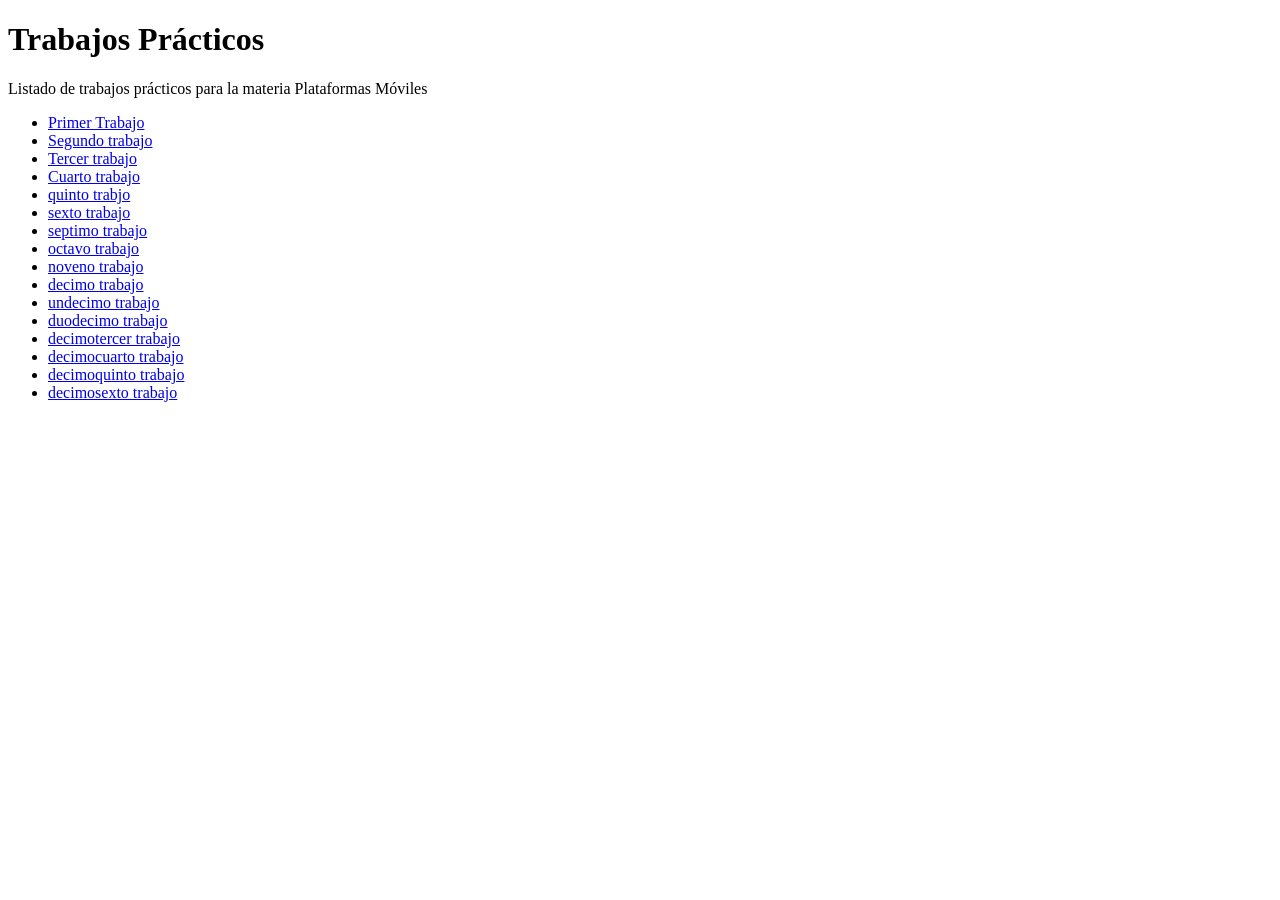
<file: index.html>
<!DOCTYPE html>
<html>
   <head>
      <title>Hola Mundo!</title>
   </head>
   <body>
     <h1>Trabajos Prácticos</h1>
     <p>Listado de trabajos prácticos para la materia Plataformas Móviles</p>
     <ul>
       <li><a href="tp-1/">Primer Trabajo</a></li>
       <li><a href="tp-2/">Segundo trabajo</a></li>
       <li><a href="tp-3/">Tercer trabajo</a></li>
       <li><a href="tp-4/">Cuarto trabajo</a></li>
       <li><a href="tp-5/">quinto trabjo</a></li>
       <li><a href="tp-6/">sexto trabajo</a></li>
       <li><a href="tp-7/">septimo trabajo</a></li>
       <li><a href="tp-8/">octavo trabajo</a></li>
       <li><a href="tp-9/">noveno trabajo</a></li>
       <li><a href="tp-10/">decimo trabajo</a></li>
       <li><a href="tp-11/">undecimo trabajo</a></li>
       <li><a href="tp-12/">duodecimo trabajo</a></li>
       <li><a href="tp-13/">decimotercer trabajo</a></li>
       <li><a href="tp-14/">decimocuarto trabajo</a></li>
       <li><a href="tp-15/">decimoquinto trabajo</a></li>
       <li><a href="tp-16/">decimosexto trabajo</a></li>

     </ul>
   </body>
</html>
</file>
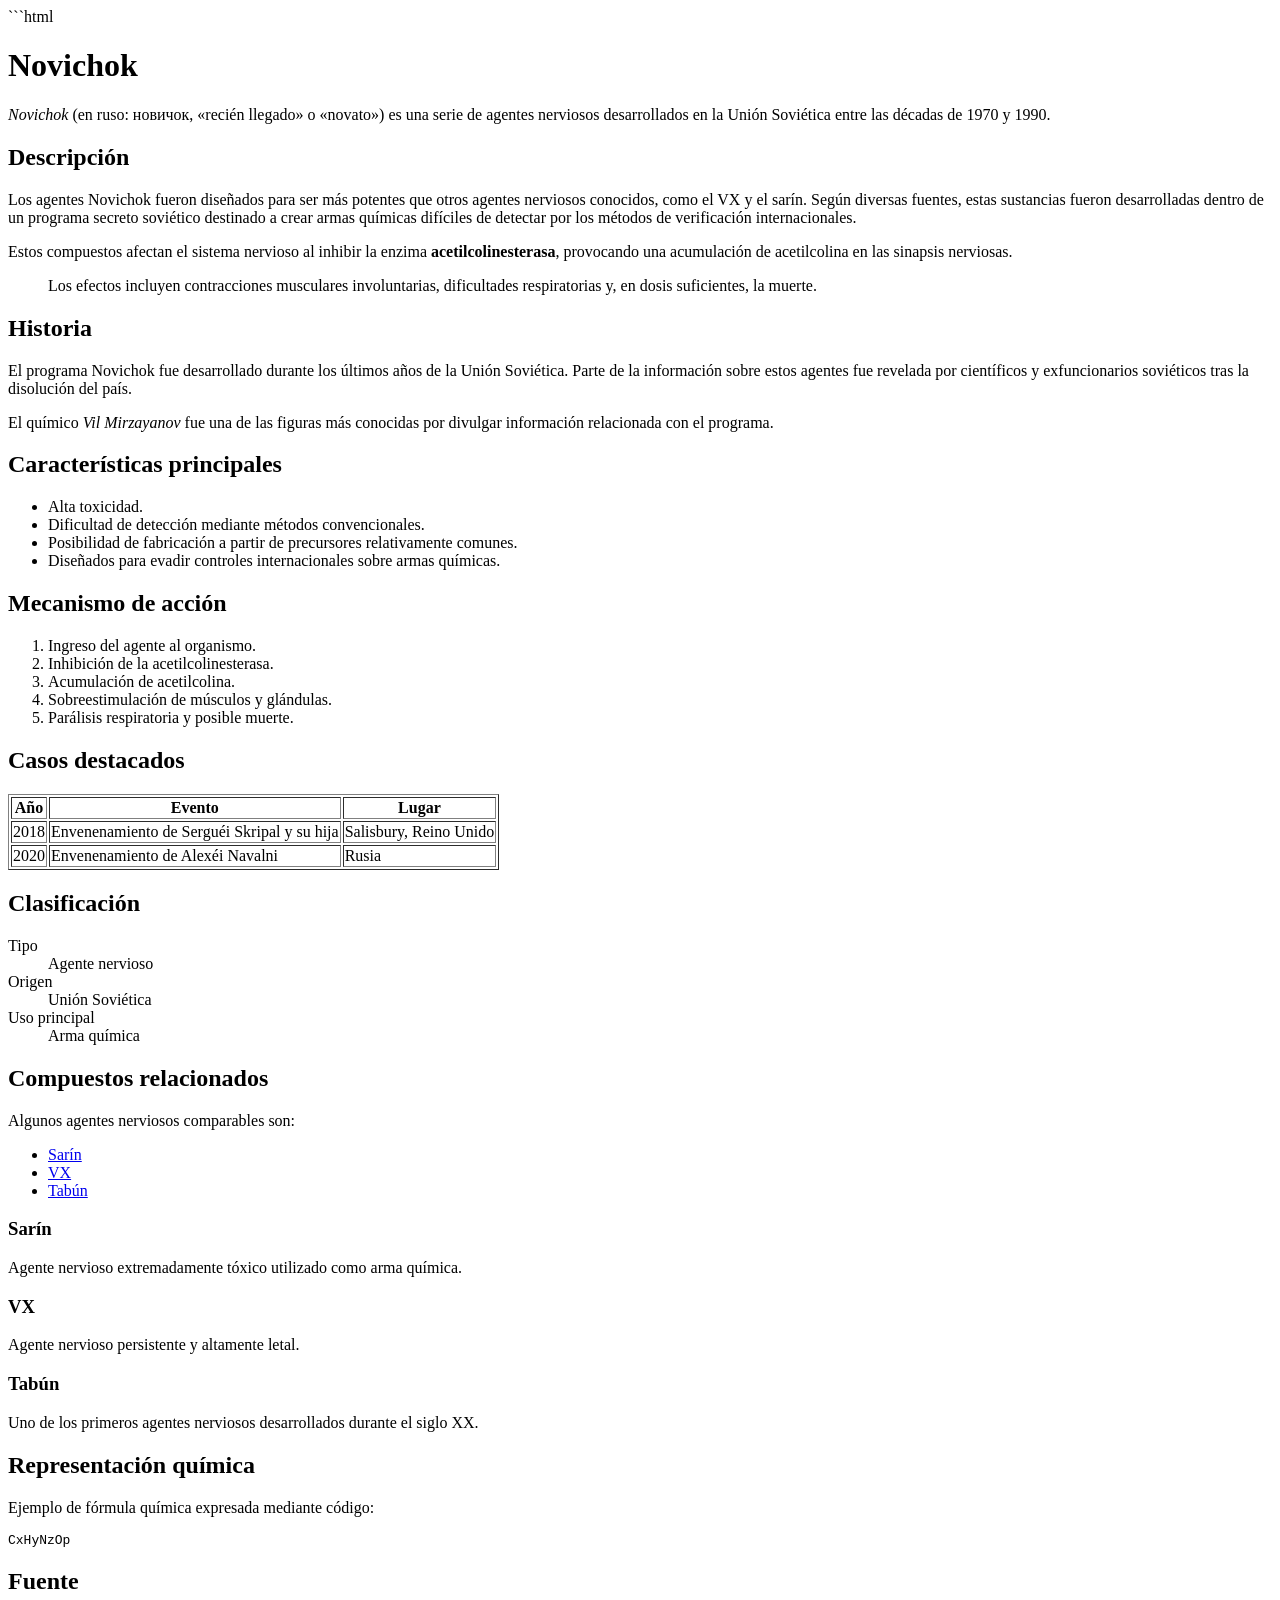
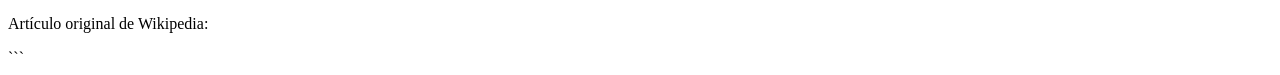
<file: tp-1/index.html>
```html
<!DOCTYPE html>
<html lang="es">
<head>
    <meta charset="UTF-8">
    <title>Novichok</title>
</head>
<body>

    <header>
        <h1>Novichok</h1>
        <p><em>Novichok</em> (en ruso: новичок, «recién llegado» o «novato») es una serie de agentes nerviosos desarrollados en la Unión Soviética entre las décadas de 1970 y 1990.</p>
    </header>

    <main>

        <section>
            <h2>Descripción</h2>

            <p>
                Los agentes Novichok fueron diseñados para ser más potentes que otros agentes nerviosos conocidos, como el VX y el sarín.
                Según diversas fuentes, estas sustancias fueron desarrolladas dentro de un programa secreto soviético destinado a crear armas químicas difíciles de detectar por los métodos de verificación internacionales.
            </p>

            <p>
                Estos compuestos afectan el sistema nervioso al inhibir la enzima <strong>acetilcolinesterasa</strong>, provocando una acumulación de acetilcolina en las sinapsis nerviosas.
            </p>

            <blockquote>
                <p>
                    Los efectos incluyen contracciones musculares involuntarias, dificultades respiratorias y, en dosis suficientes, la muerte.
                </p>
            </blockquote>
        </section>

        <section>
            <h2>Historia</h2>

            <p>
                El programa Novichok fue desarrollado durante los últimos años de la Unión Soviética. Parte de la información sobre estos agentes fue revelada por científicos y exfuncionarios soviéticos tras la disolución del país.
            </p>

            <p>
                El químico <cite>Vil Mirzayanov</cite> fue una de las figuras más conocidas por divulgar información relacionada con el programa.
            </p>
        </section>

        <section>
            <h2>Características principales</h2>

            <ul>
                <li>Alta toxicidad.</li>
                <li>Dificultad de detección mediante métodos convencionales.</li>
                <li>Posibilidad de fabricación a partir de precursores relativamente comunes.</li>
                <li>Diseñados para evadir controles internacionales sobre armas químicas.</li>
            </ul>
        </section>

        <section>
            <h2>Mecanismo de acción</h2>

            <ol>
                <li>Ingreso del agente al organismo.</li>
                <li>Inhibición de la acetilcolinesterasa.</li>
                <li>Acumulación de acetilcolina.</li>
                <li>Sobreestimulación de músculos y glándulas.</li>
                <li>Parálisis respiratoria y posible muerte.</li>
            </ol>
        </section>

        <section>
            <h2>Casos destacados</h2>

            <table border="1">
                <thead>
                    <tr>
                        <th>Año</th>
                        <th>Evento</th>
                        <th>Lugar</th>
                    </tr>
                </thead>
                <tbody>
                    <tr>
                        <td>2018</td>
                        <td>Envenenamiento de Serguéi Skripal y su hija</td>
                        <td>Salisbury, Reino Unido</td>
                    </tr>
                    <tr>
                        <td>2020</td>
                        <td>Envenenamiento de Alexéi Navalni</td>
                        <td>Rusia</td>
                    </tr>
                </tbody>
            </table>
        </section>

        <section>
            <h2>Clasificación</h2>

            <dl>
                <dt>Tipo</dt>
                <dd>Agente nervioso</dd>

                <dt>Origen</dt>
                <dd>Unión Soviética</dd>

                <dt>Uso principal</dt>
                <dd>Arma química</dd>
            </dl>
        </section>

        <section>
            <h2>Compuestos relacionados</h2>

            <p>Algunos agentes nerviosos comparables son:</p>

            <ul>
                <li><a href="#sarin">Sarín</a></li>
                <li><a href="#vx">VX</a></li>
                <li><a href="#tabun">Tabún</a></li>
            </ul>

            <h3 id="sarin">Sarín</h3>
            <p>Agente nervioso extremadamente tóxico utilizado como arma química.</p>

            <h3 id="vx">VX</h3>
            <p>Agente nervioso persistente y altamente letal.</p>

            <h3 id="tabun">Tabún</h3>
            <p>Uno de los primeros agentes nerviosos desarrollados durante el siglo XX.</p>
        </section>

        <section>
            <h2>Representación química</h2>

            <p>Ejemplo de fórmula química expresada mediante código:</p>

            <code>CxHyNzOp</code>
        </section>

    </main>

    <footer>
        <h2>Fuente</h2>
        <p>
            Artículo original de Wikipedia:
            <a href="https://es.wikipedia.org/wiki/Novichok" target="_blank">
               
            </a>
        </p>
    </footer>

</body>
</html>
```
</file>
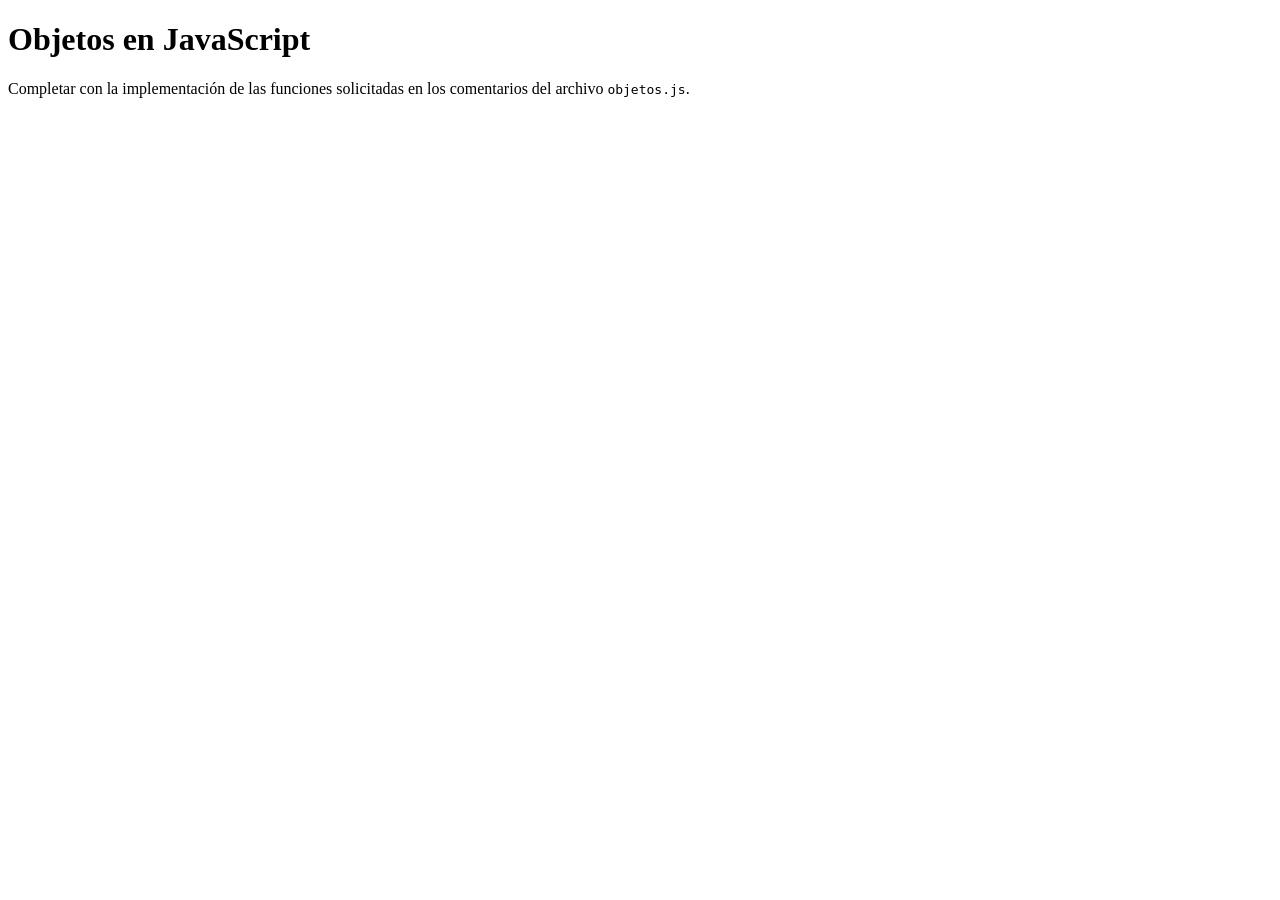
<file: tp-10/index.html>
<!DOCTYPE html>
<html>
<head>
    <meta charset="utf-8">
    <meta name="viewport" content="width=device-width, initial-scale=1">
    <title>Objetos en JavaScript</title>
</head>
<body>
    <h1>Objetos en JavaScript</h1>
    <p>Completar con la implementación de las funciones solicitadas en los comentarios del archivo <code>objetos.js</code>.</p>
    <script src="objetos.js"></script>
</body>
</html>
</file>
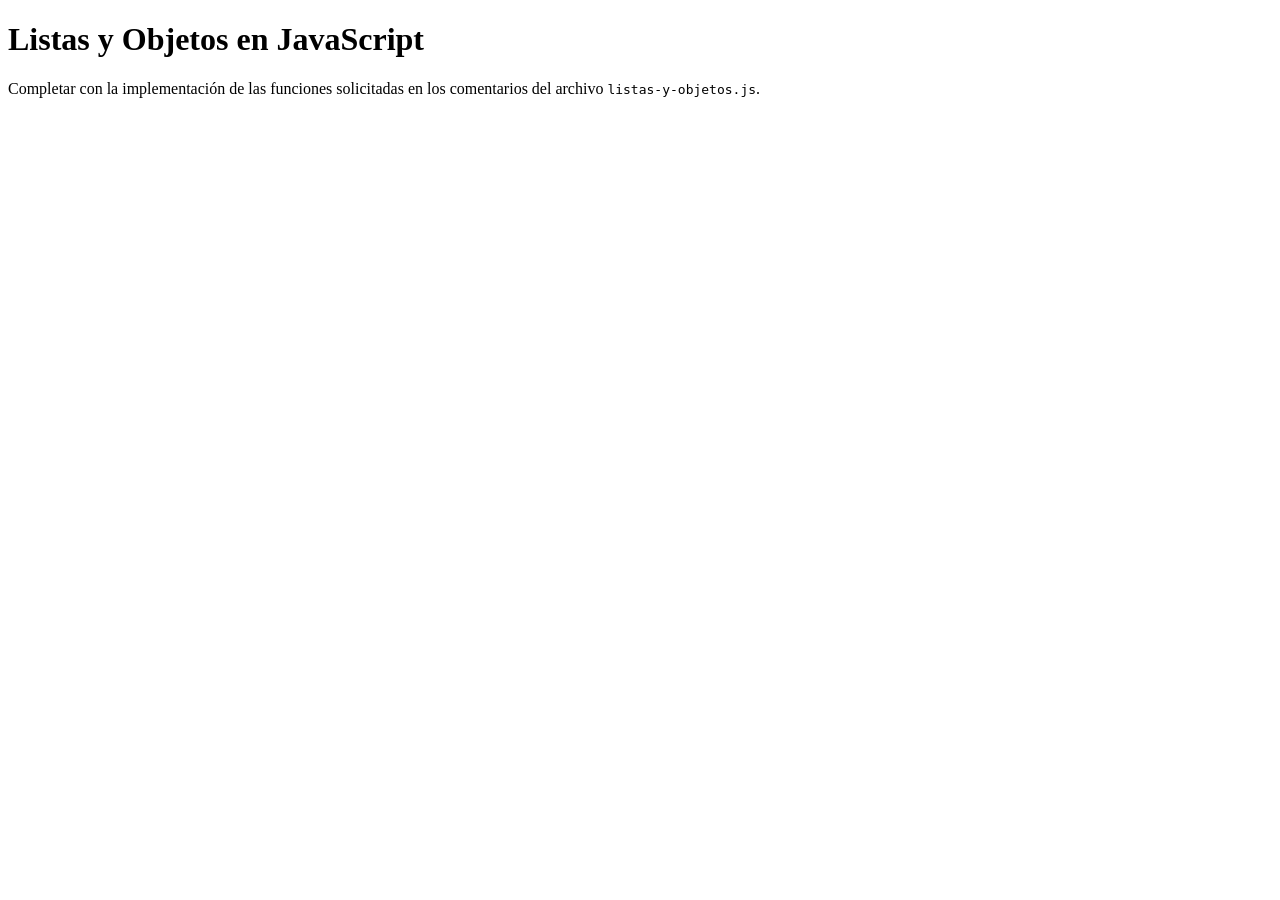
<file: tp-11/index.html>
<!DOCTYPE html>
<html>
<head>
    <meta charset="utf-8">
    <meta name="viewport" content="width=device-width, initial-scale=1">
    <title>Listas y Objetos en JavaScript</title>
</head>
<body>
    <h1>Listas y Objetos en JavaScript</h1>
    <p>Completar con la implementación de las funciones solicitadas en los comentarios del archivo <code>listas-y-objetos.js</code>.</p>
   <script src="listas-y-objetos.js"></script>
</body>
</html>
</file>
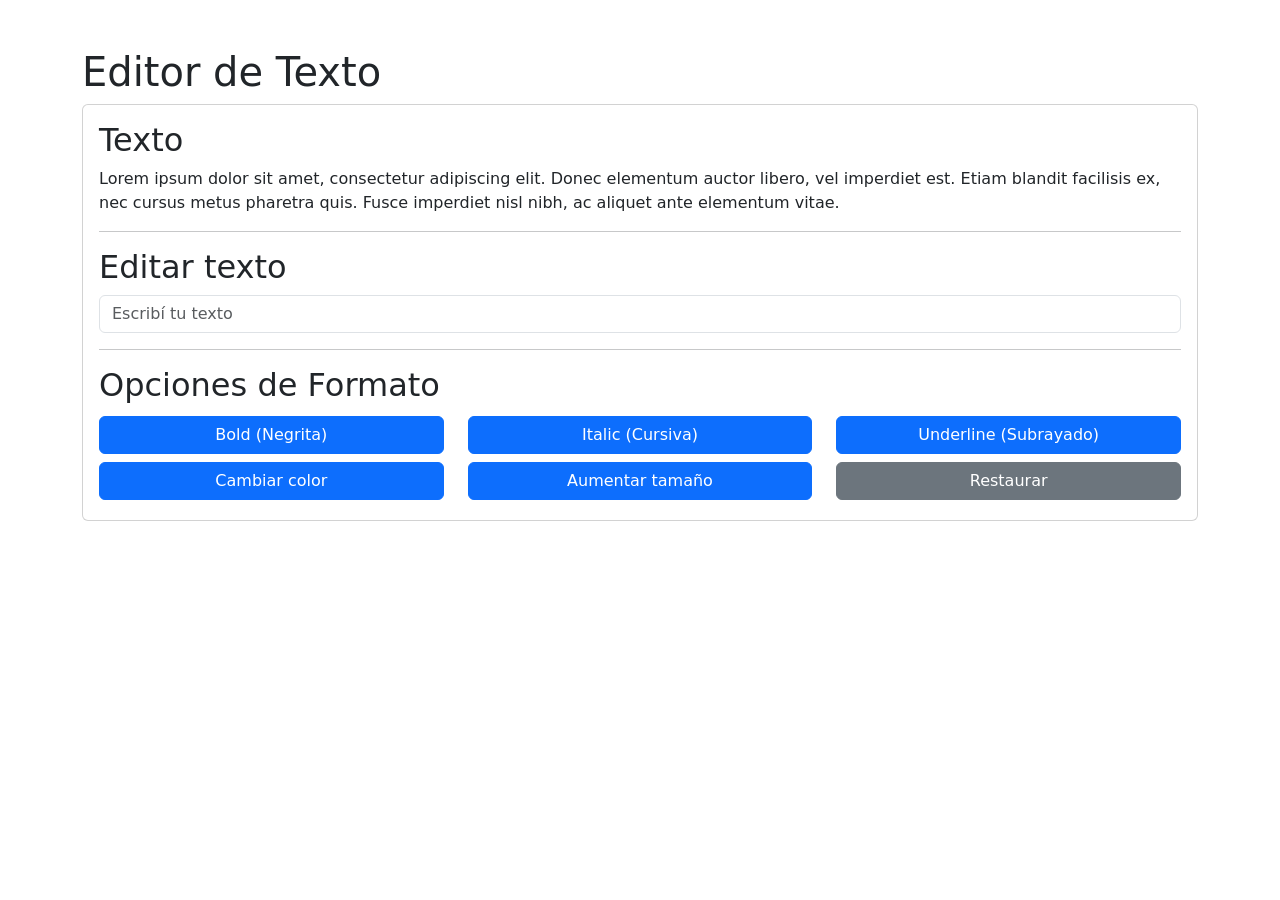
<file: tp-12/index.html>
<!DOCTYPE html>
<html>
<head>
    <meta charset="utf-8">
    <meta name="viewport" content="width=device-width, initial-scale=1">
    <title>Editor de Texto - DOM y JavaScript</title>

    <link href="https://cdn.jsdelivr.net/npm/bootstrap@5.3.6/dist/css/bootstrap.min.css"
        rel="stylesheet"
        integrity="sha384-4Q6Gf2aSP4eDXB8Miphtr37CMZZQ5oXLH2yaXMJ2w8e2ZtHTl7GptT4jmndRuHDT"
        crossorigin="anonymous">
</head>

<body>

    <div class="container my-1 my-sm-2 my-md-4 my-lg-5">

        <h1>Editor de Texto</h1>

        <div class="card">
            <div class="card-body">

                <h2>Texto</h2>

                <p class="texto" id="texto">
                    Lorem ipsum dolor sit amet, consectetur adipiscing elit. Donec elementum auctor libero, vel imperdiet est. Etiam blandit facilisis ex, nec cursus metus pharetra quis. Fusce imperdiet nisl nibh, ac aliquet ante elementum vitae.
                </p>

                <hr class="hr">

                <h2>Editar texto</h2>

                <input
                    type="text"
                    id="input-texto"
                    class="form-control"
                    placeholder="Escribí tu texto"
                >

                <hr>

                <h2>Opciones de Formato</h2>

                <div class="row">

                    <div class="col-12 col-md-4 my-1">
                        <button
                            id="btn-negrita"
                            class="btn d-block w-100 btn-primary"
                            data-formato="negrita">
                            Bold (Negrita)
                        </button>
                    </div>

                    <div class="col-12 col-md-4 my-1">
                        <button
                            id="btn-cursiva"
                            class="btn d-block w-100 btn-primary"
                            data-formato="cursiva">
                            Italic (Cursiva)
                        </button>
                    </div>

                    <div class="col-12 col-md-4 my-1">
                        <button
                            id="btn-subrayado"
                            class="btn d-block w-100 btn-primary"
                            data-formato="subrayado">
                            Underline (Subrayado)
                        </button>
                    </div>

                    <div class="col-12 col-md-4 my-1">
                        <button
                            id="btn-color"
                            class="btn d-block w-100 btn-primary">
                            Cambiar color
                        </button>
                    </div>

                    <div class="col-12 col-md-4 my-1">
                        <button
                            id="btn-tamaño"
                            class="btn d-block w-100 btn-primary">
                            Aumentar tamaño
                        </button>
                    </div>

                    <div class="col-12 col-md-4 my-1">
                        <button
                            id="btn-restaurar"
                            class="btn d-block w-100 btn-secondary">
                            Restaurar
                        </button>
                    </div>

                </div>

            </div>
        </div>
    </div>


    <script src="https://cdn.jsdelivr.net/npm/bootstrap@5.3.6/dist/js/bootstrap.bundle.min.js"
        integrity="sha384-j1CDi7MgGQ12Z7Qab0qlWQ/Qqz24Gc6BM0thvEMVjHnfYGF0rmFCozFSxQBxwHKO"
        crossorigin="anonymous">
    </script>


    <script type="text/javascript">

        // Elemento donde aparece el texto
        const texto = document.querySelector("#texto");

        // Input para modificar el texto
        const inputTexto = document.querySelector("#input-texto");


        /**
         * funcionNegrita()
         * Activa o desactiva la negrita.
         */
        function funcionNegrita() {

            if (texto.style.fontWeight === "bold") {

                texto.style.fontWeight = "normal";

                document.querySelector("#btn-negrita").textContent =
                    "Bold (Desactivado)";

            } else {

                texto.style.fontWeight = "bold";

                document.querySelector("#btn-negrita").textContent =
                    "Bold (Activado)";
            }
        }


        /**
         * funcionCursiva()
         * Activa o desactiva la cursiva.
         */
        function funcionCursiva() {

            if (texto.style.fontStyle === "italic") {

                texto.style.fontStyle = "normal";

                document.querySelector("#btn-cursiva").textContent =
                    "Italic (Desactivado)";

            } else {

                texto.style.fontStyle = "italic";

                document.querySelector("#btn-cursiva").textContent =
                    "Italic (Activado)";
            }
        }


        /**
         * funcionSubrayado()
         * Activa o desactiva el subrayado.
         */
        function funcionSubrayado() {

            if (texto.style.textDecoration === "underline") {

                texto.style.textDecoration = "none";

                document.querySelector("#btn-subrayado").textContent =
                    "Underline (Desactivado)";

            } else {

                texto.style.textDecoration = "underline";

                document.querySelector("#btn-subrayado").textContent =
                    "Underline (Activado)";
            }
        }


        /**
         * Cambiar color
         */
        function cambiarColor() {

            if (texto.style.color === "red") {

                texto.style.color = "black";

                document.querySelector("#btn-color").textContent =
                    "Cambiar color";

            } else {

                texto.style.color = "red";

                document.querySelector("#btn-color").textContent =
                    "Color activado";
            }
        }


        /**
         * Cambiar tamaño
         */
        function cambiarTamaño() {

            let tamañoActual = parseInt(
                window.getComputedStyle(texto).fontSize
            );

            texto.style.fontSize = (tamañoActual + 2) + "px";
        }


        /**
         * Editar texto
         */
        inputTexto.addEventListener("input", function() {

            texto.textContent = inputTexto.value;

        });


        /**
         * Restaurar texto
         */
        function restaurar() {

            texto.textContent =
                "Lorem ipsum dolor sit amet, consectetur adipiscing elit. Donec elementum auctor libero, vel imperdiet est. Etiam blandit facilisis ex, nec cursus metus pharetra quis. Fusce imperdiet nisl nibh, ac aliquet ante elementum vitae.";

            texto.style.fontWeight = "normal";
            texto.style.fontStyle = "normal";
            texto.style.textDecoration = "none";
            texto.style.color = "black";
            texto.style.fontSize = "";

            inputTexto.value = "";

            document.querySelector("#btn-negrita").textContent =
                "Bold (Negrita)";

            document.querySelector("#btn-cursiva").textContent =
                "Italic (Cursiva)";

            document.querySelector("#btn-subrayado").textContent =
                "Underline (Subrayado)";

            document.querySelector("#btn-color").textContent =
                "Cambiar color";
        }


        /**
         * Handler de los botones originales
         */
        function handlerBoton(e) {

            const funcionBoton = e.target.dataset.formato;

            switch (funcionBoton) {

                case 'negrita':
                    funcionNegrita();
                    break;

                case 'cursiva':
                    funcionCursiva();
                    break;

                case 'subrayado':
                    funcionSubrayado();
                    break;
            }
        }


        // Botones originales
        document
            .querySelectorAll('button[data-formato]')
            .forEach(e => e.addEventListener('click', handlerBoton));


        // Botón color
        document
            .querySelector("#btn-color")
            .addEventListener("click", cambiarColor);


        // Botón tamaño
        document
            .querySelector("#btn-tamaño")
            .addEventListener("click", cambiarTamaño);


        // Botón restaurar
        document
            .querySelector("#btn-restaurar")
            .addEventListener("click", restaurar);

    </script>

</body>
</html>
</file>
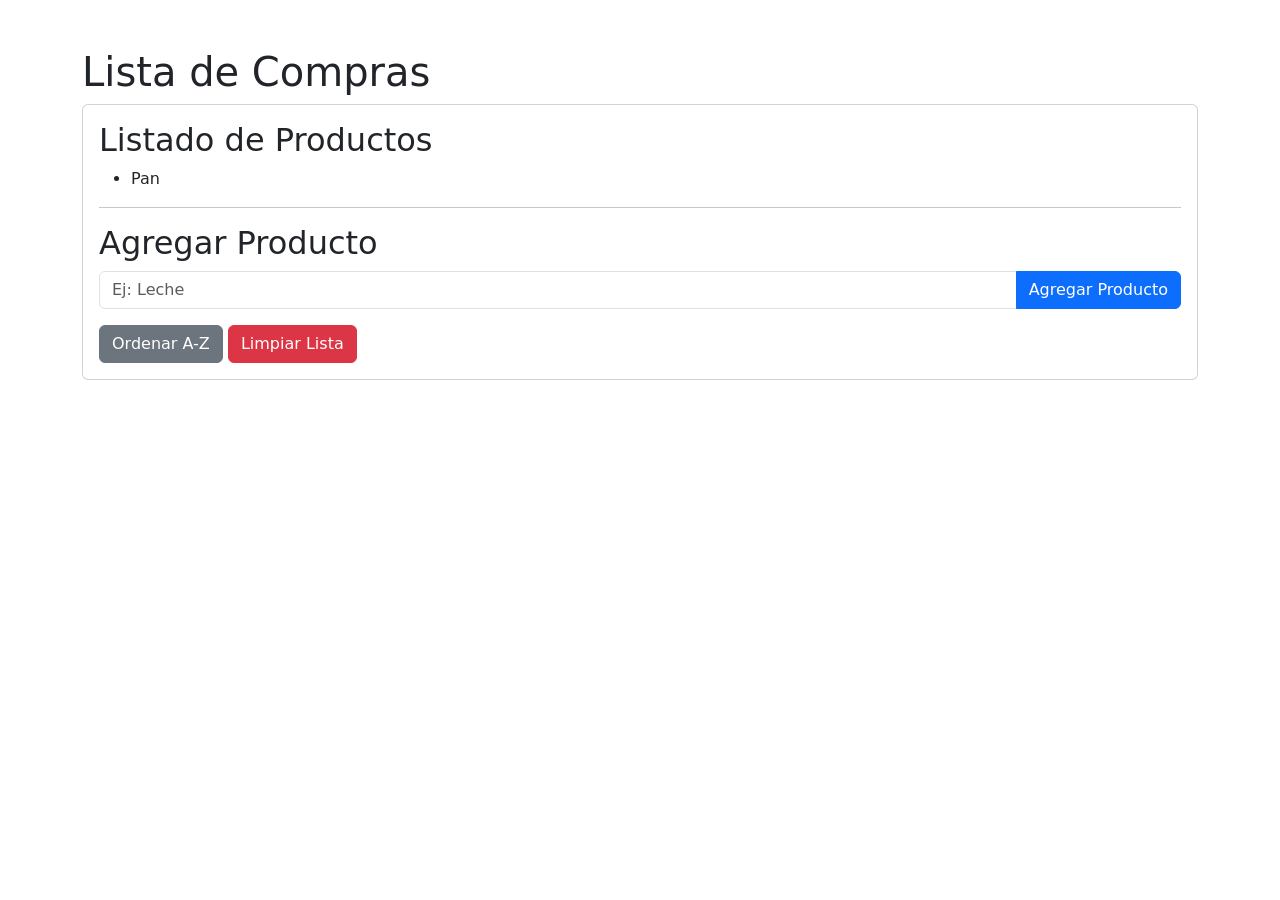
<file: tp-13/index.html>
<!DOCTYPE html>
<html>
<head>
    <meta charset="utf-8">
    <meta name="viewport" content="width=device-width, initial-scale=1">
    <title>Lista de Compras - DOM y JavaScript</title>

    <link href="https://cdn.jsdelivr.net/npm/bootstrap@5.3.6/dist/css/bootstrap.min.css"
        rel="stylesheet"
        integrity="sha384-4Q6Gf2aSP4eDXB8Miphtr37CMZZQ5oXLH2yaXMJ2w8e2ZtHTl7GptT4jmndRuHDT"
        crossorigin="anonymous">
</head>

<body>

    <div class="container my-1 my-sm-2 my-md-4 my-lg-5">

        <h1>Lista de Compras</h1>

        <div class="card">
            <div class="card-body">

                <h2>Listado de Productos</h2>

                <ul id="lista-productos">
                    <li>Pan</li>
                </ul>

                <hr class="hr">

                <h2>Agregar Producto</h2>

                <form id="form-producto">

                    <div class="input-group mb-3">

                        <input
                            type="text"
                            class="form-control"
                            aria-label="Nombre del Producto"
                            placeholder="Ej: Leche"
                        >

                        <button
                            class="btn btn-primary"
                            type="submit">
                            Agregar Producto
                        </button>

                    </div>

                </form>

                <div class="mt-3">

                    <button
                        id="btn-ordenar"
                        class="btn btn-secondary">
                        Ordenar A-Z
                    </button>

                    <button
                        id="btn-limpiar"
                        class="btn btn-danger">
                        Limpiar Lista
                    </button>

                </div>

            </div>
        </div>

    </div>


    <script src="https://cdn.jsdelivr.net/npm/bootstrap@5.3.6/dist/js/bootstrap.bundle.min.js"
        integrity="sha384-j1CDi7MgGQ12Z7Qab0qlWQ/Qqz24Gc6BM0thvEMVjHnfYGF0rmFCozFSxQBxwHKO"
        crossorigin="anonymous">
    </script>


    <script type="text/javascript">

        // Obtener la lista del HTML
        const listaProductos = document.querySelector("#lista-productos");


        /**
         * agregarProducto()
         * Agrega un nuevo producto a la lista.
         */
        function agregarProducto(nombreProducto) {

            // Evitamos agregar productos vacíos
            if (nombreProducto.trim() === "") {
                return;
            }

            // Crear un nuevo elemento li
            const nuevoProducto = document.createElement("li");

            nuevoProducto.classList.add(
                "d-flex",
                "justify-content-between",
                "align-items-center",
                "mb-2"
            );

            // Crear el texto del producto
            const textoProducto = document.createElement("span");

            textoProducto.textContent = nombreProducto;

            // Marcar producto como comprado
            textoProducto.addEventListener("click", function() {

                if (textoProducto.style.textDecoration === "line-through") {
                    textoProducto.style.textDecoration = "none";
                } else {
                    textoProducto.style.textDecoration = "line-through";
                }

                guardarLista();

            });


            // Botón editar
            const botonEditar = document.createElement("button");

            botonEditar.textContent = "Editar";

            botonEditar.classList.add(
                "btn",
                "btn-warning",
                "btn-sm",
                "me-2"
            );


            botonEditar.addEventListener("click", function() {

                const nuevoNombre = prompt(
                    "Ingrese el nuevo nombre:",
                    textoProducto.textContent
                );

                if (
                    nuevoNombre !== null &&
                    nuevoNombre.trim() !== ""
                ) {

                    textoProducto.textContent =
                        nuevoNombre.trim();

                    guardarLista();
                }

            });


            // Botón eliminar
            const botonEliminar = document.createElement("button");

            botonEliminar.textContent = "Eliminar";

            botonEliminar.classList.add(
                "btn",
                "btn-danger",
                "btn-sm"
            );


            botonEliminar.addEventListener("click", function() {

                nuevoProducto.remove();

                guardarLista();

            });


            // Contenedor de botones
            const botones = document.createElement("div");

            botones.appendChild(botonEditar);
            botones.appendChild(botonEliminar);


            // Agregar elementos al li
            nuevoProducto.appendChild(textoProducto);
            nuevoProducto.appendChild(botones);


            // Agregar el producto a la lista
            listaProductos.appendChild(nuevoProducto);


            // Guardar en localStorage
            guardarLista();
        }


        /**
         * Handler del formulario
         */
        function handlerFormulario(evento) {

            evento.preventDefault();

            const input = evento.target.querySelector("input");

            const nombreProducto = input.value;

            input.value = "";

            agregarProducto(nombreProducto);
        }


        /**
         * Limpiar toda la lista
         */
        function limpiarLista() {

            listaProductos.innerHTML = "";

            guardarLista();
        }


        /**
         * Ordenar productos alfabéticamente
         */
        function ordenarProductos() {

            const productos =
                Array.from(listaProductos.children);

            productos.sort(function(a, b) {

                const nombreA =
                    a.querySelector("span").textContent.toLowerCase();

                const nombreB =
                    b.querySelector("span").textContent.toLowerCase();

                return nombreA.localeCompare(nombreB);
            });


            productos.forEach(function(producto) {

                listaProductos.appendChild(producto);

            });

            guardarLista();
        }


        /**
         * Guardar la lista en localStorage
         */
        function guardarLista() {

            const productos = [];

            listaProductos.querySelectorAll("li").forEach(
                function(producto) {

                    const texto =
                        producto.querySelector("span");

                    productos.push({
                        nombre: texto.textContent,
                        comprado:
                            texto.style.textDecoration === "line-through"
                    });

                }
            );

            localStorage.setItem(
                "listaCompras",
                JSON.stringify(productos)
            );
        }


        /**
         * Cargar la lista desde localStorage
         */
        function cargarLista() {

            const datos =
                localStorage.getItem("listaCompras");

            if (datos === null) {
                return;
            }


            const productos = JSON.parse(datos);

            listaProductos.innerHTML = "";


            productos.forEach(function(producto) {

                agregarProducto(producto.nombre);

                const ultimoProducto =
                    listaProductos.lastElementChild;

                const texto =
                    ultimoProducto.querySelector("span");


                if (producto.comprado) {

                    texto.style.textDecoration =
                        "line-through";
                }

            });

        }


        // Evento del formulario
        document
            .querySelector("#form-producto")
            .addEventListener(
                "submit",
                handlerFormulario
            );


        // Botón ordenar
        document
            .querySelector("#btn-ordenar")
            .addEventListener(
                "click",
                ordenarProductos
            );


        // Botón limpiar
        document
            .querySelector("#btn-limpiar")
            .addEventListener(
                "click",
                limpiarLista
            );


        // Cargar productos guardados
        cargarLista();

    </script>

</body>
</html>
</file>
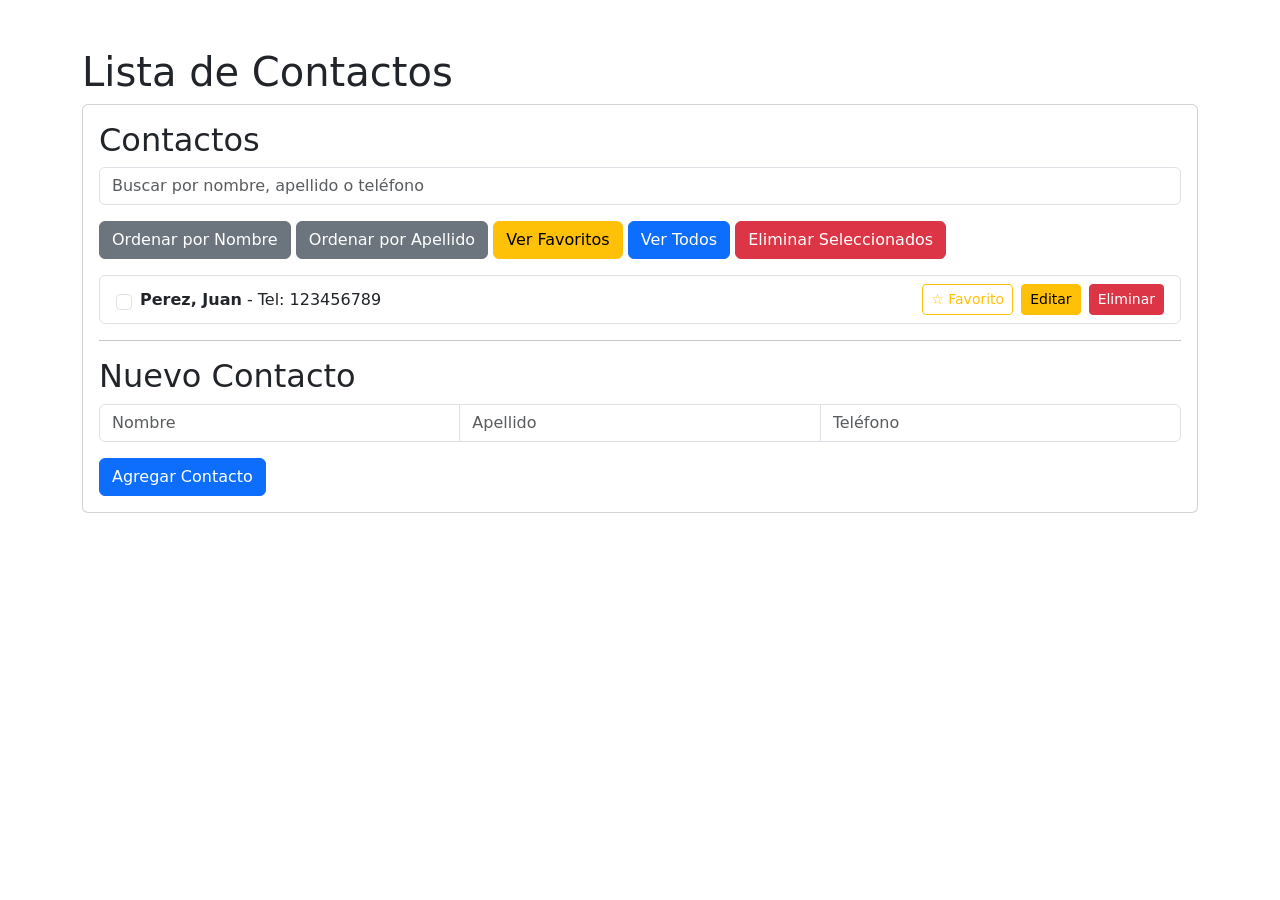
<file: tp-14/index.html>
<!DOCTYPE html>
<html>
<head>
    <meta charset="utf-8">
    <meta name="viewport" content="width=device-width, initial-scale=1">
    <title>Lista de Contactos - DOM y JavaScript</title>

    <link href="https://cdn.jsdelivr.net/npm/bootstrap@5.3.6/dist/css/bootstrap.min.css"
        rel="stylesheet"
        integrity="sha384-4Q6Gf2aSP4eDXB8Miphtr37CMZZQ5oXLH2yaXMJ2w8e2ZtHTl7GptT4jmndRuHDT"
        crossorigin="anonymous">
</head>

<body>

    <div class="container my-1 my-sm-2 my-md-4 my-lg-5">

        <h1>Lista de Contactos</h1>

        <div class="card">
            <div class="card-body">

                <h2>Contactos</h2>

                <!-- Buscador -->
                <input
                    type="text"
                    id="buscador"
                    class="form-control mb-3"
                    placeholder="Buscar por nombre, apellido o teléfono"
                >

                <!-- Opciones de orden -->
                <div class="mb-3">

                    <button
                        id="ordenar-nombre"
                        class="btn btn-secondary">
                        Ordenar por Nombre
                    </button>

                    <button
                        id="ordenar-apellido"
                        class="btn btn-secondary">
                        Ordenar por Apellido
                    </button>

                    <button
                        id="mostrar-favoritos"
                        class="btn btn-warning">
                        Ver Favoritos
                    </button>

                    <button
                        id="mostrar-todos"
                        class="btn btn-primary">
                        Ver Todos
                    </button>

                    <button
                        id="eliminar-seleccionados"
                        class="btn btn-danger">
                        Eliminar Seleccionados
                    </button>

                </div>

                <ul id="lista-contactos" class="list-group"></ul>

                <hr class="hr">

                <h2>Nuevo Contacto</h2>

                <form id="form-producto">

                    <div class="input-group mb-3">

                        <input
                            type="text"
                            class="form-control"
                            name="nombre"
                            id="input-nombre"
                            placeholder="Nombre"
                            aria-label="Nombre"
                        >

                        <input
                            type="text"
                            class="form-control"
                            name="apellido"
                            id="input-apellido"
                            placeholder="Apellido"
                            aria-label="Apellido"
                        >

                        <input
                            type="text"
                            class="form-control"
                            name="telefono"
                            id="input-telefono"
                            placeholder="Teléfono"
                            aria-label="Teléfono"
                        >

                    </div>

                    <button
                        class="btn btn-primary"
                        type="submit">
                        Agregar Contacto
                    </button>

                </form>

            </div>
        </div>

    </div>


    <script src="https://cdn.jsdelivr.net/npm/bootstrap@5.3.6/dist/js/bootstrap.bundle.min.js"
        integrity="sha384-j1CDi7MgGQ12Z7Qab0qlWQ/Qqz24Gc6BM0thvEMVjHnfYGF0rmFCozFSxQBxwHKO"
        crossorigin="anonymous">
    </script>


    <script type="text/javascript">

        let contactos = [
            {
                nombre: 'Juan',
                apellido: 'Perez',
                telefono: '123456789',
                favorito: false
            }
        ];


        // Variable para saber si estamos mostrando solamente favoritos
        let soloFavoritos = false;


        /**
         * agregarContacto()
         * Agrega un nuevo contacto a la lista.
         */
        function agregarContacto(nombre, apellido, telefono) {

            if (
                nombre.trim() === "" ||
                apellido.trim() === "" ||
                telefono.trim() === ""
            ) {
                alert("Completá todos los campos.");
                return;
            }


            const nuevoContacto = {
                nombre: nombre.trim(),
                apellido: apellido.trim(),
                telefono: telefono.trim(),
                favorito: false
            };


            contactos.push(nuevoContacto);

            mostrarListado();
        }


        /**
         * mostrarListado()
         * Muestra todos los contactos en el DOM.
         */
        function mostrarListado() {

            const lista =
                document.querySelector("#lista-contactos");

            lista.innerHTML = "";


            const textoBusqueda =
                document.querySelector("#buscador").value.toLowerCase();


            contactos.forEach(function(contacto, indice) {

                // Filtrar favoritos
                if (soloFavoritos && !contacto.favorito) {
                    return;
                }


                // Filtrar por buscador
                const datosContacto =
                    (
                        contacto.nombre +
                        " " +
                        contacto.apellido +
                        " " +
                        contacto.telefono
                    ).toLowerCase();


                if (!datosContacto.includes(textoBusqueda)) {
                    return;
                }


                // Crear elemento
                const elemento =
                    document.createElement("li");

                elemento.classList.add(
                    "list-group-item",
                    "d-flex",
                    "justify-content-between",
                    "align-items-center"
                );


                // Checkbox
                const checkbox =
                    document.createElement("input");

                checkbox.type = "checkbox";

                checkbox.classList.add(
                    "form-check-input",
                    "me-2",
                    "checkbox-contacto"
                );

                checkbox.dataset.indice = indice;


                // Información del contacto
                const informacion =
                    document.createElement("span");

                informacion.innerHTML =
                    "<strong>" +
                    contacto.apellido +
                    ", " +
                    contacto.nombre +
                    "</strong>" +
                    " - Tel: " +
                    contacto.telefono;


                // Botón favorito
                const botonFavorito =
                    document.createElement("button");

                botonFavorito.classList.add(
                    "btn",
                    "btn-sm",
                    "me-2"
                );


                if (contacto.favorito) {

                    botonFavorito.textContent =
                        "★ Favorito";

                    botonFavorito.classList.add(
                        "btn-warning"
                    );

                } else {

                    botonFavorito.textContent =
                        "☆ Favorito";

                    botonFavorito.classList.add(
                        "btn-outline-warning"
                    );
                }


                botonFavorito.addEventListener(
                    "click",
                    function() {

                        contacto.favorito =
                            !contacto.favorito;

                        mostrarListado();
                    }
                );


                // Botón editar
                const botonEditar =
                    document.createElement("button");

                botonEditar.textContent =
                    "Editar";

                botonEditar.classList.add(
                    "btn",
                    "btn-warning",
                    "btn-sm",
                    "me-2"
                );


                botonEditar.addEventListener(
                    "click",
                    function() {

                        const nuevoNombre =
                            prompt(
                                "Nuevo nombre:",
                                contacto.nombre
                            );

                        if (nuevoNombre === null) {
                            return;
                        }


                        const nuevoApellido =
                            prompt(
                                "Nuevo apellido:",
                                contacto.apellido
                            );

                        if (nuevoApellido === null) {
                            return;
                        }


                        const nuevoTelefono =
                            prompt(
                                "Nuevo teléfono:",
                                contacto.telefono
                            );

                        if (nuevoTelefono === null) {
                            return;
                        }


                        if (
                            nuevoNombre.trim() !== "" &&
                            nuevoApellido.trim() !== "" &&
                            nuevoTelefono.trim() !== ""
                        ) {

                            contacto.nombre =
                                nuevoNombre.trim();

                            contacto.apellido =
                                nuevoApellido.trim();

                            contacto.telefono =
                                nuevoTelefono.trim();

                            mostrarListado();
                        }

                    }
                );


                // Botón eliminar
                const botonEliminar =
                    document.createElement("button");

                botonEliminar.textContent =
                    "Eliminar";

                botonEliminar.classList.add(
                    "btn",
                    "btn-danger",
                    "btn-sm"
                );


                botonEliminar.addEventListener(
                    "click",
                    function() {

                        contactos.splice(indice, 1);

                        mostrarListado();
                    }
                );


                // Contenedor de botones
                const botones =
                    document.createElement("div");

                botones.appendChild(botonFavorito);
                botones.appendChild(botonEditar);
                botones.appendChild(botonEliminar);


                // Contenedor de información
                const izquierda =
                    document.createElement("div");

                izquierda.classList.add(
                    "d-flex",
                    "align-items-center"
                );

                izquierda.appendChild(checkbox);
                izquierda.appendChild(informacion);


                // Agregar elementos al li
                elemento.appendChild(izquierda);
                elemento.appendChild(botones);


                lista.appendChild(elemento);

            });

        }


        /**
         * Ordenar por nombre
         */
        function ordenarPorNombre() {

            contactos.sort(function(a, b) {

                return a.nombre.localeCompare(
                    b.nombre
                );

            });

            mostrarListado();
        }


        /**
         * Ordenar por apellido
         */
        function ordenarPorApellido() {

            contactos.sort(function(a, b) {

                return a.apellido.localeCompare(
                    b.apellido
                );

            });

            mostrarListado();
        }


        /**
         * Mostrar solamente favoritos
         */
        function mostrarFavoritos() {

            soloFavoritos = true;

            mostrarListado();
        }


        /**
         * Mostrar todos
         */
        function mostrarTodos() {

            soloFavoritos = false;

            mostrarListado();
        }


        /**
         * Eliminar contactos seleccionados
         */
        function eliminarSeleccionados() {

            const checkboxes =
                document.querySelectorAll(
                    ".checkbox-contacto:checked"
                );


            const indices = [];


            checkboxes.forEach(function(checkbox) {

                indices.push(
                    parseInt(checkbox.dataset.indice)
                );

            });


            // Eliminamos desde el último hacia el primero
            indices
                .sort(function(a, b) {
                    return b - a;
                })
                .forEach(function(indice) {

                    contactos.splice(indice, 1);

                });


            mostrarListado();
        }


        /**
         * Buscar contactos
         */
        document
            .querySelector("#buscador")
            .addEventListener(
                "input",
                function() {

                    mostrarListado();

                }
            );


        /**
         * Formulario
         */
        function handlerFormulario(e) {

            e.preventDefault();

            const inputNombre =
                e.target.querySelector(
                    "#input-nombre"
                );

            const inputApellido =
                e.target.querySelector(
                    "#input-apellido"
                );

            const inputTelefono =
                e.target.querySelector(
                    "#input-telefono"
                );


            const nombre =
                inputNombre.value;

            const apellido =
                inputApellido.value;

            const telefono =
                inputTelefono.value;


            inputNombre.value = "";
            inputApellido.value = "";
            inputTelefono.value = "";


            agregarContacto(
                nombre,
                apellido,
                telefono
            );
        }


        // Eventos
        document
            .querySelector("form")
            .addEventListener(
                "submit",
                handlerFormulario
            );


        document
            .querySelector("#ordenar-nombre")
            .addEventListener(
                "click",
                ordenarPorNombre
            );


        document
            .querySelector("#ordenar-apellido")
            .addEventListener(
                "click",
                ordenarPorApellido
            );


        document
            .querySelector("#mostrar-favoritos")
            .addEventListener(
                "click",
                mostrarFavoritos
            );


        document
            .querySelector("#mostrar-todos")
            .addEventListener(
                "click",
                mostrarTodos
            );


        document
            .querySelector("#eliminar-seleccionados")
            .addEventListener(
                "click",
                eliminarSeleccionados
            );


        // Mostrar el contacto inicial
        mostrarListado();

    </script>

</body>
</html>
</file>
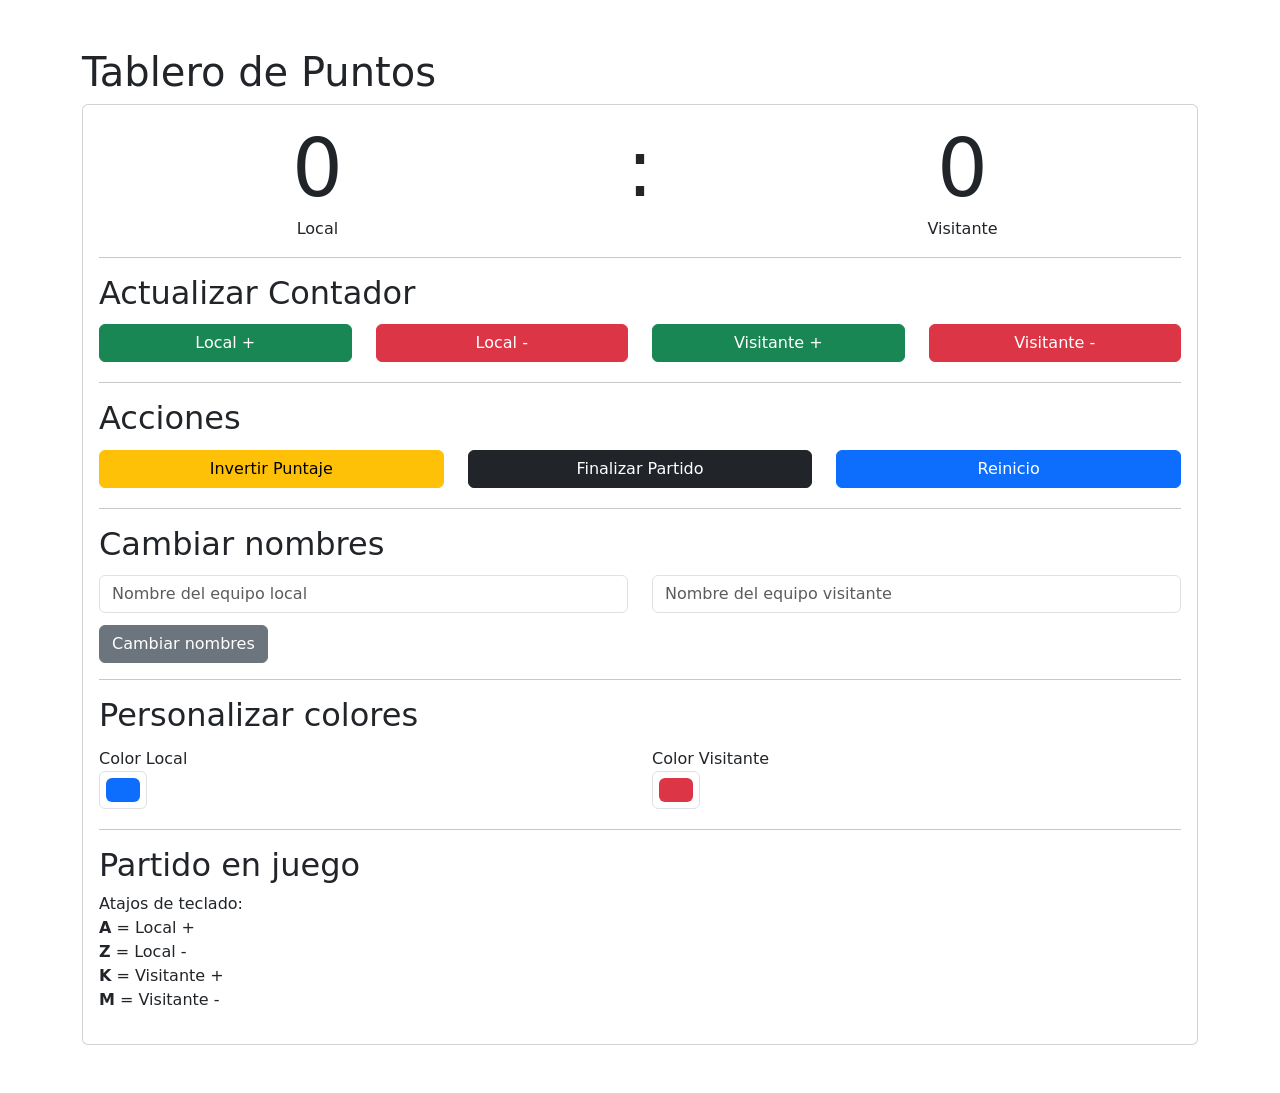
<file: tp-15/index.html>
<!DOCTYPE html>
<html>
<head>
    <meta charset="utf-8">
    <meta name="viewport" content="width=device-width, initial-scale=1">
    <title>Tablero de Puntos - DOM y JavaScript</title>

    <link href="https://cdn.jsdelivr.net/npm/bootstrap@5.3.6/dist/css/bootstrap.min.css"
        rel="stylesheet"
        integrity="sha384-4Q6Gf2aSP4eDXB8Miphtr37CMZZQ5oXLH2yaXMJ2w8e2ZtHTl7GptT4jmndRuHDT"
        crossorigin="anonymous">
</head>

<body>

    <div class="container my-1 my-sm-2 my-md-4 my-lg-5">

        <h1>Tablero de Puntos</h1>

        <div class="card">

            <div class="card-body">

                <!-- TABLERO -->
                <div class="row text-center">

                    <div class="col-5">

                        <span
                            id="puntaje-local"
                            class="display-1">
                            0
                        </span>

                        <p
                            id="nombre-local"
                            class="m-0">
                            Local
                        </p>

                    </div>


                    <div class="col-2">

                        <span class="display-1">
                            :
                        </span>

                    </div>


                    <div class="col-5">

                        <span
                            id="puntaje-visitante"
                            class="display-1">
                            0
                        </span>

                        <p
                            id="nombre-visitante"
                            class="m-0">
                            Visitante
                        </p>

                    </div>

                </div>


                <hr class="hr">


                <!-- ACTUALIZAR CONTADOR -->
                <h2>Actualizar Contador</h2>

                <div class="row">

                    <div class="col-6 col-md-3 my-1">

                        <button
                            id="sumar-local"
                            class="btn d-block w-100 btn-success">
                            Local +
                        </button>

                    </div>


                    <div class="col-6 col-md-3 my-1">

                        <button
                            id="restar-local"
                            class="btn d-block w-100 btn-danger">
                            Local -
                        </button>

                    </div>


                    <div class="col-6 col-md-3 my-1">

                        <button
                            id="sumar-visitante"
                            class="btn d-block w-100 btn-success">
                            Visitante +
                        </button>

                    </div>


                    <div class="col-6 col-md-3 my-1">

                        <button
                            id="restar-visitante"
                            class="btn d-block w-100 btn-danger">
                            Visitante -
                        </button>

                    </div>

                </div>


                <hr>


                <!-- OTRAS ACCIONES -->

                <h2>Acciones</h2>

                <div class="row">

                    <div class="col-12 col-md-4 my-1">

                        <button
                            id="invertir"
                            class="btn btn-warning d-block w-100">
                            Invertir Puntaje
                        </button>

                    </div>


                    <div class="col-12 col-md-4 my-1">

                        <button
                            id="finalizar"
                            class="btn btn-dark d-block w-100">
                            Finalizar Partido
                        </button>

                    </div>


                    <div class="col-12 col-md-4 my-1">

                        <button
                            id="reiniciar"
                            class="btn btn-primary d-block w-100">
                            Reinicio
                        </button>

                    </div>

                </div>


                <hr>


                <!-- BONUS: NOMBRES -->

                <h2>Cambiar nombres</h2>

                <div class="row">

                    <div class="col-md-6 my-1">

                        <input
                            id="input-local"
                            type="text"
                            class="form-control"
                            placeholder="Nombre del equipo local">

                    </div>


                    <div class="col-md-6 my-1">

                        <input
                            id="input-visitante"
                            type="text"
                            class="form-control"
                            placeholder="Nombre del equipo visitante">

                    </div>

                </div>


                <button
                    id="cambiar-nombres"
                    class="btn btn-secondary mt-2">
                    Cambiar nombres
                </button>


                <hr>


                <!-- BONUS: COLORES -->

                <h2>Personalizar colores</h2>

                <div class="row">

                    <div class="col-md-6 my-1">

                        <label for="color-local">
                            Color Local
                        </label>

                        <input
                            id="color-local"
                            type="color"
                            class="form-control form-control-color"
                            value="#0d6efd">

                    </div>


                    <div class="col-md-6 my-1">

                        <label for="color-visitante">
                            Color Visitante
                        </label>

                        <input
                            id="color-visitante"
                            type="color"
                            class="form-control form-control-color"
                            value="#dc3545">

                    </div>

                </div>


                <hr>


                <!-- ESTADO -->

                <h2 id="estado">
                    Partido en juego
                </h2>

                <p>
                    Atajos de teclado:
                    <br>
                    <strong>A</strong> = Local +
                    <br>
                    <strong>Z</strong> = Local -
                    <br>
                    <strong>K</strong> = Visitante +
                    <br>
                    <strong>M</strong> = Visitante -
                </p>

            </div>

        </div>

    </div>


    <script src="https://cdn.jsdelivr.net/npm/bootstrap@5.3.6/dist/js/bootstrap.bundle.min.js"
        integrity="sha384-j1CDi7MgGQ12Z7Qab0qlWQ/Qqz24Gc6BM0thvEMVjHnfYGF0rmFCozFSxQBxwHKO"
        crossorigin="anonymous">
    </script>


    <script>

        // Puntos iniciales
        let puntosLocal = 0;
        let puntosVisitante = 0;

        // Estado del partido
        let partidoFinalizado = false;


        // Elementos del DOM
        const puntajeLocal =
            document.querySelector("#puntaje-local");

        const puntajeVisitante =
            document.querySelector("#puntaje-visitante");

        const estado =
            document.querySelector("#estado");


        // Botones
        const sumarLocal =
            document.querySelector("#sumar-local");

        const restarLocal =
            document.querySelector("#restar-local");

        const sumarVisitante =
            document.querySelector("#sumar-visitante");

        const restarVisitante =
            document.querySelector("#restar-visitante");


        /**
         * Actualizar tablero
         */
        function actualizarTablero() {

            puntajeLocal.textContent =
                puntosLocal;

            puntajeVisitante.textContent =
                puntosVisitante;

        }


        /**
         * Sumar punto al Local
         */
        function sumarPuntoLocal() {

            if (partidoFinalizado) {
                return;
            }

            puntosLocal++;

            actualizarTablero();
        }


        /**
         * Restar punto al Local
         */
        function restarPuntoLocal() {

            if (partidoFinalizado) {
                return;
            }

            if (puntosLocal > 0) {
                puntosLocal--;
            }

            actualizarTablero();
        }


        /**
         * Sumar punto al Visitante
         */
        function sumarPuntoVisitante() {

            if (partidoFinalizado) {
                return;
            }

            puntosVisitante++;

            actualizarTablero();
        }


        /**
         * Restar punto al Visitante
         */
        function restarPuntoVisitante() {

            if (partidoFinalizado) {
                return;
            }

            if (puntosVisitante > 0) {
                puntosVisitante--;
            }

            actualizarTablero();
        }


        /**
         * Invertir puntaje
         */
        function invertirPuntaje() {

            if (partidoFinalizado) {
                return;
            }

            let temporal = puntosLocal;

            puntosLocal =
                puntosVisitante;

            puntosVisitante =
                temporal;

            actualizarTablero();
        }


        /**
         * Finalizar partido
         */
        function finalizarPartido() {

            partidoFinalizado = true;

            estado.textContent =
                "Partido finalizado";

            estado.classList.add(
                "text-danger"
            );


            sumarLocal.disabled = true;
            restarLocal.disabled = true;
            sumarVisitante.disabled = true;
            restarVisitante.disabled = true;

        }


        /**
         * Reiniciar tablero
         */
        function reiniciarTablero() {

            puntosLocal = 0;

            puntosVisitante = 0;

            partidoFinalizado = false;

            actualizarTablero();

            estado.textContent =
                "Partido en juego";

            estado.classList.remove(
                "text-danger"
            );


            sumarLocal.disabled = false;
            restarLocal.disabled = false;
            sumarVisitante.disabled = false;
            restarVisitante.disabled = false;

        }


        /**
         * Cambiar nombres
         */
        function cambiarNombres() {

            const inputLocal =
                document.querySelector("#input-local");

            const inputVisitante =
                document.querySelector("#input-visitante");


            const nombreLocal =
                document.querySelector("#nombre-local");

            const nombreVisitante =
                document.querySelector("#nombre-visitante");


            if (inputLocal.value.trim() !== "") {

                nombreLocal.textContent =
                    inputLocal.value.trim();

            }


            if (inputVisitante.value.trim() !== "") {

                nombreVisitante.textContent =
                    inputVisitante.value.trim();

            }


            inputLocal.value = "";
            inputVisitante.value = "";

        }


        /**
         * Cambiar color del Local
         */
        function cambiarColorLocal() {

            const color =
                document.querySelector("#color-local").value;

            document.querySelector("#nombre-local").style.color =
                color;

            puntajeLocal.style.color =
                color;

        }


        /**
         * Cambiar color del Visitante
         */
        function cambiarColorVisitante() {

            const color =
                document.querySelector("#color-visitante").value;

            document.querySelector("#nombre-visitante").style.color =
                color;

            puntajeVisitante.style.color =
                color;

        }


        // Eventos de los botones

        sumarLocal.addEventListener(
            "click",
            sumarPuntoLocal
        );

        restarLocal.addEventListener(
            "click",
            restarPuntoLocal
        );

        sumarVisitante.addEventListener(
            "click",
            sumarPuntoVisitante
        );

        restarVisitante.addEventListener(
            "click",
            restarPuntoVisitante
        );


        document.querySelector("#invertir")
            .addEventListener(
                "click",
                invertirPuntaje
            );


        document.querySelector("#finalizar")
            .addEventListener(
                "click",
                finalizarPartido
            );


        document.querySelector("#reiniciar")
            .addEventListener(
                "click",
                reiniciarTablero
            );


        document.querySelector("#cambiar-nombres")
            .addEventListener(
                "click",
                cambiarNombres
            );


        document.querySelector("#color-local")
            .addEventListener(
                "input",
                cambiarColorLocal
            );


        document.querySelector("#color-visitante")
            .addEventListener(
                "input",
                cambiarColorVisitante
            );


        /**
         * Atajos de teclado
         */
        document.addEventListener(
            "keydown",
            function(evento) {

                // Si estamos escribiendo en un input,
                // no usamos los atajos
                if (
                    evento.target.tagName === "INPUT"
                ) {
                    return;
                }


                switch (
                    evento.key.toLowerCase()
                ) {

                    case "a":
                        sumarPuntoLocal();
                        break;

                    case "z":
                        restarPuntoLocal();
                        break;

                    case "k":
                        sumarPuntoVisitante();
                        break;

                    case "m":
                        restarPuntoVisitante();
                        break;

                }

            }
        );


        // Mostrar tablero inicialmente
        actualizarTablero();

    </script>

</body>
</html>
</file>
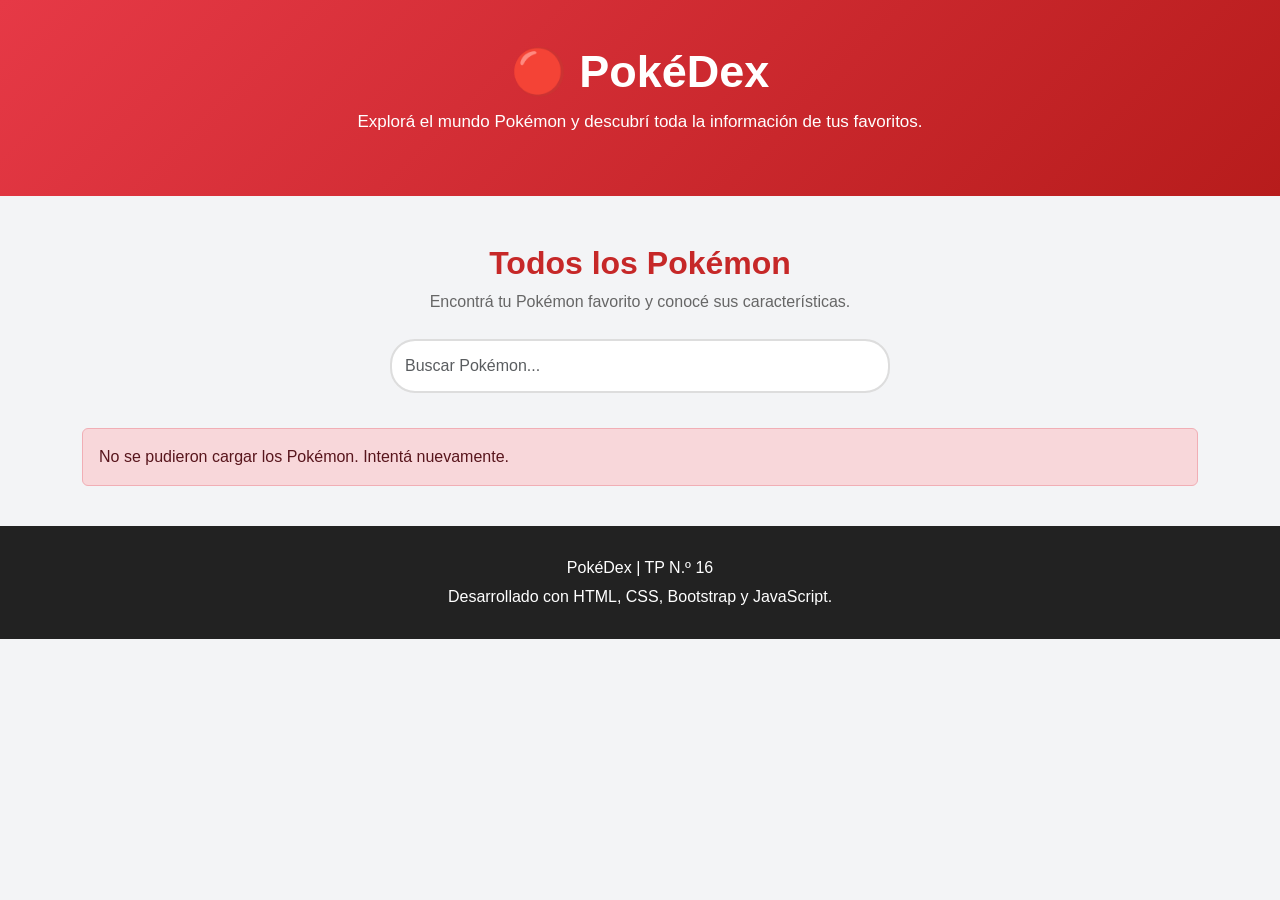
<file: tp-16/index.html>
<!DOCTYPE html>
<html lang="es">

<head>
    <meta charset="UTF-8">
    <meta name="viewport" content="width=device-width, initial-scale=1.0">

    <title>PokéDex | Mi colección Pokémon</title>

    <!-- Bootstrap -->
    <link href="https://cdn.jsdelivr.net/npm/bootstrap@5.3.3/dist/css/bootstrap.min.css" rel="stylesheet">

    <!-- CSS propio -->
    <link rel="stylesheet" href="css/style.css">
</head>

<body>

    <!-- ENCABEZADO -->
    <header class="encabezado">
        <div class="container">

            <h1>🔴 PokéDex</h1>

            <p>
                Explorá el mundo Pokémon y descubrí
                toda la información de tus favoritos.
            </p>

        </div>
    </header>


    <!-- CONTENIDO PRINCIPAL -->
    <main class="container mt-5">

        <h2 class="titulo-seccion">Todos los Pokémon</h2>

        <p class="descripcion">
            Encontrá tu Pokémon favorito y conocé sus características.
        </p>


        <!-- BUSCADOR -->
        <div class="buscador">

            <input
                type="text"
                id="buscador"
                class="form-control"
                placeholder="Buscar Pokémon..."
            >

        </div>


        <!-- SPINNER DE CARGA -->
        <div id="spinner" class="text-center my-5">

            <div class="spinner-border text-danger" role="status">
                <span class="visually-hidden">Cargando...</span>
            </div>

            <p class="mt-2">Cargando Pokémon...</p>

        </div>


        <!-- MENSAJE DE ERROR -->
        <div id="mensaje-error" class="alert alert-danger d-none">
            No se pudieron cargar los Pokémon. Intentá nuevamente.
        </div>


        <!-- GRILLA DE POKEMON -->
        <div id="contenedor-pokemon" class="row g-4">

        </div>


        <!-- BOTON VER MAS -->
        <div class="text-center my-5">

            <button id="btn-cargar-mas" class="btn btn-danger d-none">
                Cargar más Pokémon
            </button>

        </div>

    </main>


    <!-- MODAL INFORMACION -->
    <div class="modal fade" id="modalPokemon" tabindex="-1">

        <div class="modal-dialog modal-dialog-centered">

            <div class="modal-content">

                <div class="modal-header">

                    <h5 class="modal-title" id="modal-titulo">
                        Información Pokémon
                    </h5>

                    <button
                        type="button"
                        class="btn-close"
                        data-bs-dismiss="modal">
                    </button>

                </div>


                <div class="modal-body" id="modal-contenido">

                </div>

            </div>

        </div>

    </div>


    <!-- FOOTER -->
    <footer class="footer mt-5">

        <p>PokéDex | TP N.º 16</p>
        <p>Desarrollado con HTML, CSS, Bootstrap y JavaScript.</p>

    </footer>


    <!-- Bootstrap JS -->
    <script src="https://cdn.jsdelivr.net/npm/bootstrap@5.3.3/dist/js/bootstrap.bundle.min.js"></script>

    <!-- JavaScript propio -->
    <script src="js/app.js"></script>

</body>

</html>
</file>
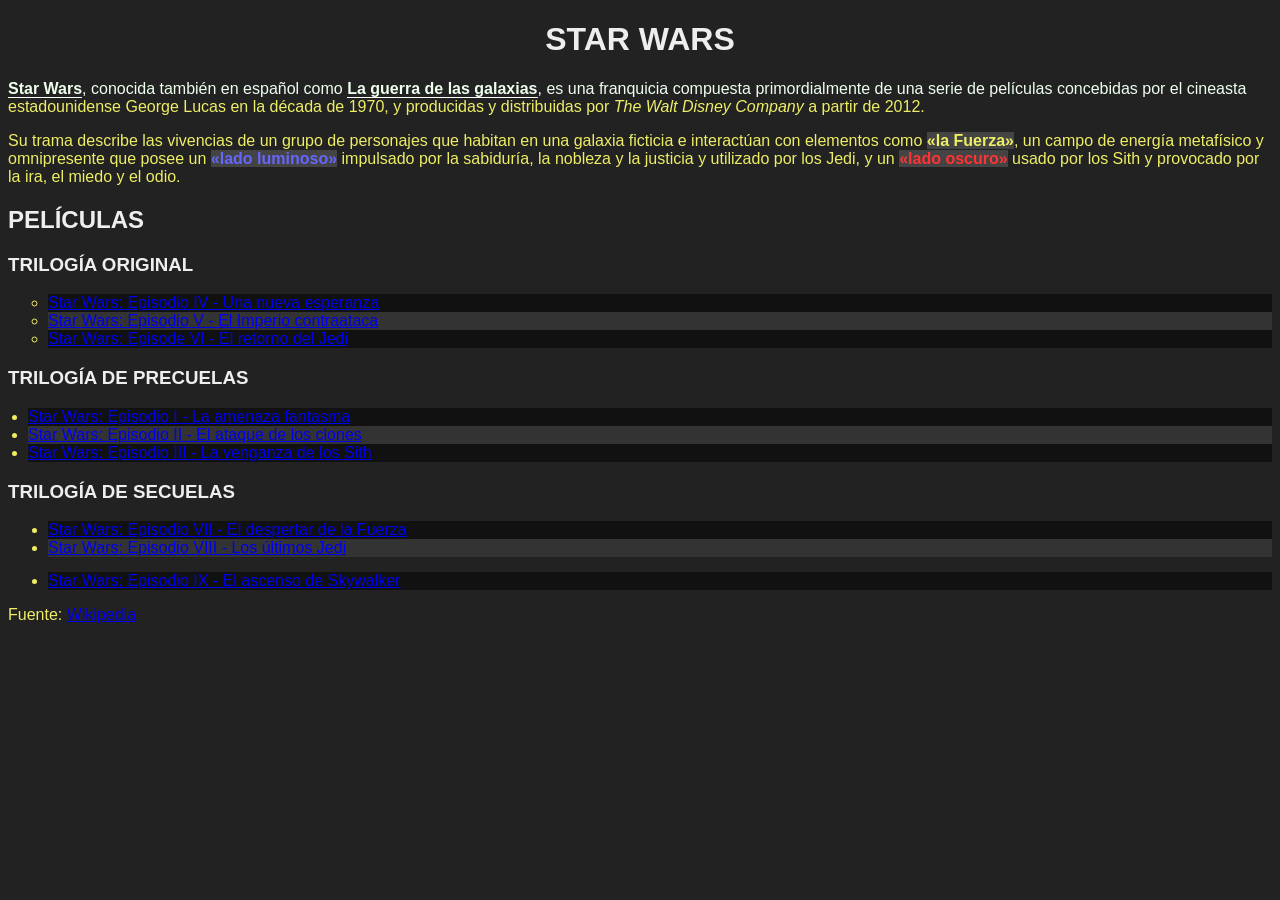
<file: tp-2/index.html>
<!DOCTYPE html>
<html>
<head>
    <meta charset="utf-8">
    <meta name="viewport" content="width=device-width, initial-scale=1">
    <title>TP2 - Selectores CSS</title>
    <link rel="stylesheet" href="style.css">
</head>
<body>
    <h1>Star Wars</h1>

    <p><strong>Star Wars</strong>, conocida también en español como <strong>La guerra de las galaxias</strong>, es una franquicia compuesta primordialmente de una serie de películas concebidas por el cineasta estadounidense George Lucas en la década de 1970, y producidas y distribuidas por <a>The Walt Disney Company</a> a partir de 2012.</p>

    <p>Su trama describe las vivencias de un grupo de personajes que habitan en una galaxia ficticia e interactúan con elementos como <span class="the-force">«la Fuerza»</span>, un campo de energía metafísico y omnipresente que posee un <span class="the-force light-side">«lado luminoso»</span> impulsado por la sabiduría, la nobleza y la justicia y utilizado por los Jedi, y un <span class="the-force dark-side">«lado oscuro»</span> usado por los Sith y provocado por la ira, el miedo y el odio.</p>

    <h2>Películas</h2>

    <h3>Trilogía Original</h3>
    <ul id="og-trilogy" class="movies-list">
        <li><a href="https://es.wikipedia.org/wiki/Star_Wars:_Episodio_IV_-_Una_nueva_esperanza">Star Wars: Episodio IV - Una nueva esperanza</a></li>
        <li><a href="https://es.wikipedia.org/wiki/Star_Wars:_Episodio_V_-_El_Imperio_contraataca">Star Wars: Episodio V - El Imperio contraataca</a></li>
        <li><a href="https://es.wikipedia.org/wiki/Star_Wars:_Episode_VI_-_Return_of_the_Jedi">Star Wars: Episode VI - El retorno del Jedi</a></li>
    </ul>

    <h3>Trilogía de precuelas</h3>
    <ul class="movies-list">
        <li><a href="https://es.wikipedia.org/wiki/Star_Wars:_Episodio_I_-_La_amenaza_fantasma">Star Wars: Episodio I - La amenaza fantasma</a></li>
        <li><a href="https://es.wikipedia.org/wiki/Star_Wars:_Episodio_II_-_El_ataque_de_los_clones">Star Wars: Episodio II - El ataque de los clones</a></li>
        <li><a href="https://es.wikipedia.org/wiki/Star_Wars:_Episodio_III_-_La_venganza_de_los_Sith">Star Wars: Episodio III - La venganza de los Sith</a></li>
    </ul>

    <h3>Trilogía de secuelas</h3>
    <ul class="movies-list">
        <li><a href="https://es.wikipedia.org/wiki/Star_Wars:_Episodio_VII_-_El_despertar_de_la_Fuerza">Star Wars: Episodio VII - El despertar de la Fuerza</a></li>
        <li><a href="https://es.wikipedia.org/wiki/Star_Wars:_Episodio_VIII_-_Los_últimos_Jedi">Star Wars: Episodio VIII - Los últimos Jedi</a></li>
        <li><a href="https://es.wikipedia.org/wiki/Star_Wars:_Episodio_IX_-_El_ascenso_de_Skywalker">Star Wars: Episodio IX - El ascenso de Skywalker</a></li>
    </ul>

    <p>Fuente: <a href="https://es.wikipedia.org/wiki/Star_Wars">Wikipedia</a></p>
</body>
</html>
</file>
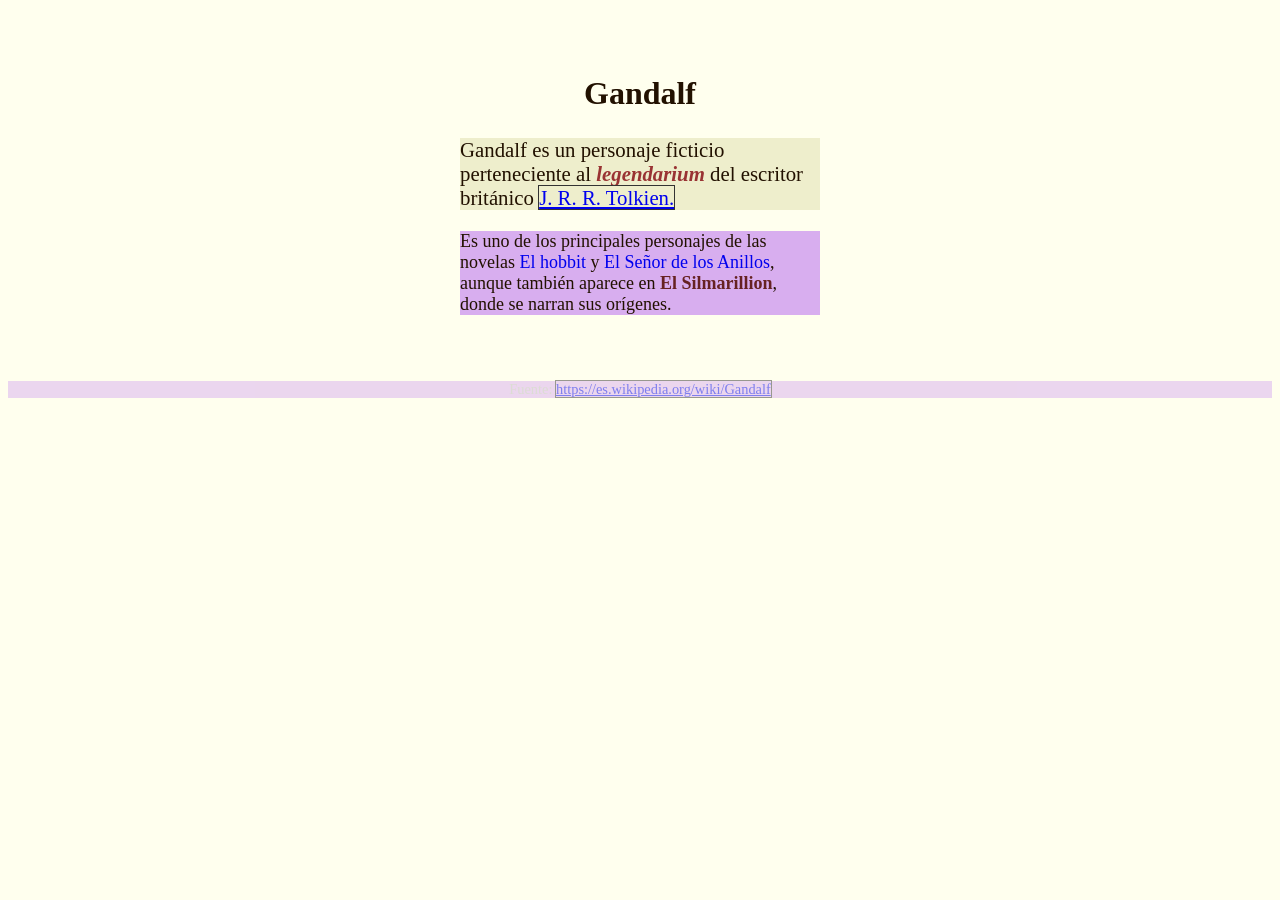
<file: tp-3/index.html>
<!DOCTYPE html>
<html lang="es">
<head>
	<meta charset="utf-8">
	<meta name="viewport" content="width=device-width, initial-scale=1">
	<title>TP3 - Especificidad CSS</title>
	<link rel="stylesheet" type="text/css" href="style.css">
	<style type="text/css">
		body {
			font-size: 18px;
			background-color: #ffe;
			color: #210;
		}

		#contenedor {
			max-width: 40ch;
			margin: 2rem auto;
			padding: 1rem;
		}

		h1 {
			font-size: 2rem;
			text-align: left;
		}

		p {
			font-family: sans-serif;
		}

		#primer-parrafo {
			font-size: 1.3rem;
			background-color: #eec;
		}

		p.importante em {
			font-weight: bold;
			color: #144;
		}

		p.novelas a {
			outline: none;
			text-decoration: none;
		}
		p.novelas a:hover {
			text-decoration: underline;
			background-color: #ccd;
		}

		body p.fuente.parrafo {
			color: #bbb !important;
			font-size: 0.9rem;
			opacity: 50%;
			text-align: center;
		}
	</style>
</head>
<body>
	<article id="contenedor">
		<h1 class="titulo">Gandalf</h1>
		
		<p id="primer-parrafo" class="importante parrafo">
			Gandalf es un personaje ficticio perteneciente al <em>legendarium</em> del escritor británico <a href="https://es.wikipedia.org/wiki/J._R._R._Tolkien">J. R. R. Tolkien.</a>
		</p>
		
		<p class="novelas parrafo">
			Es uno de los principales personajes de las novelas <a href="https://es.wikipedia.org/wiki/El_hobbit">El hobbit</a> y <a href="https://es.wikipedia.org/wiki/El_Señor_de_los_Anillos">El Señor de los Anillos</a>, aunque también aparece en <span class="complicado" style="color: #622">El Silmarillion</span>, donde se narran sus orígenes.
		</p>
	</article>

	<p class="fuente parrafo">
		Fuente: <a href="https://es.wikipedia.org/wiki/Gandalf">https://es.wikipedia.org/wiki/Gandalf</a>
	</p>
</body>
</html>
</file>
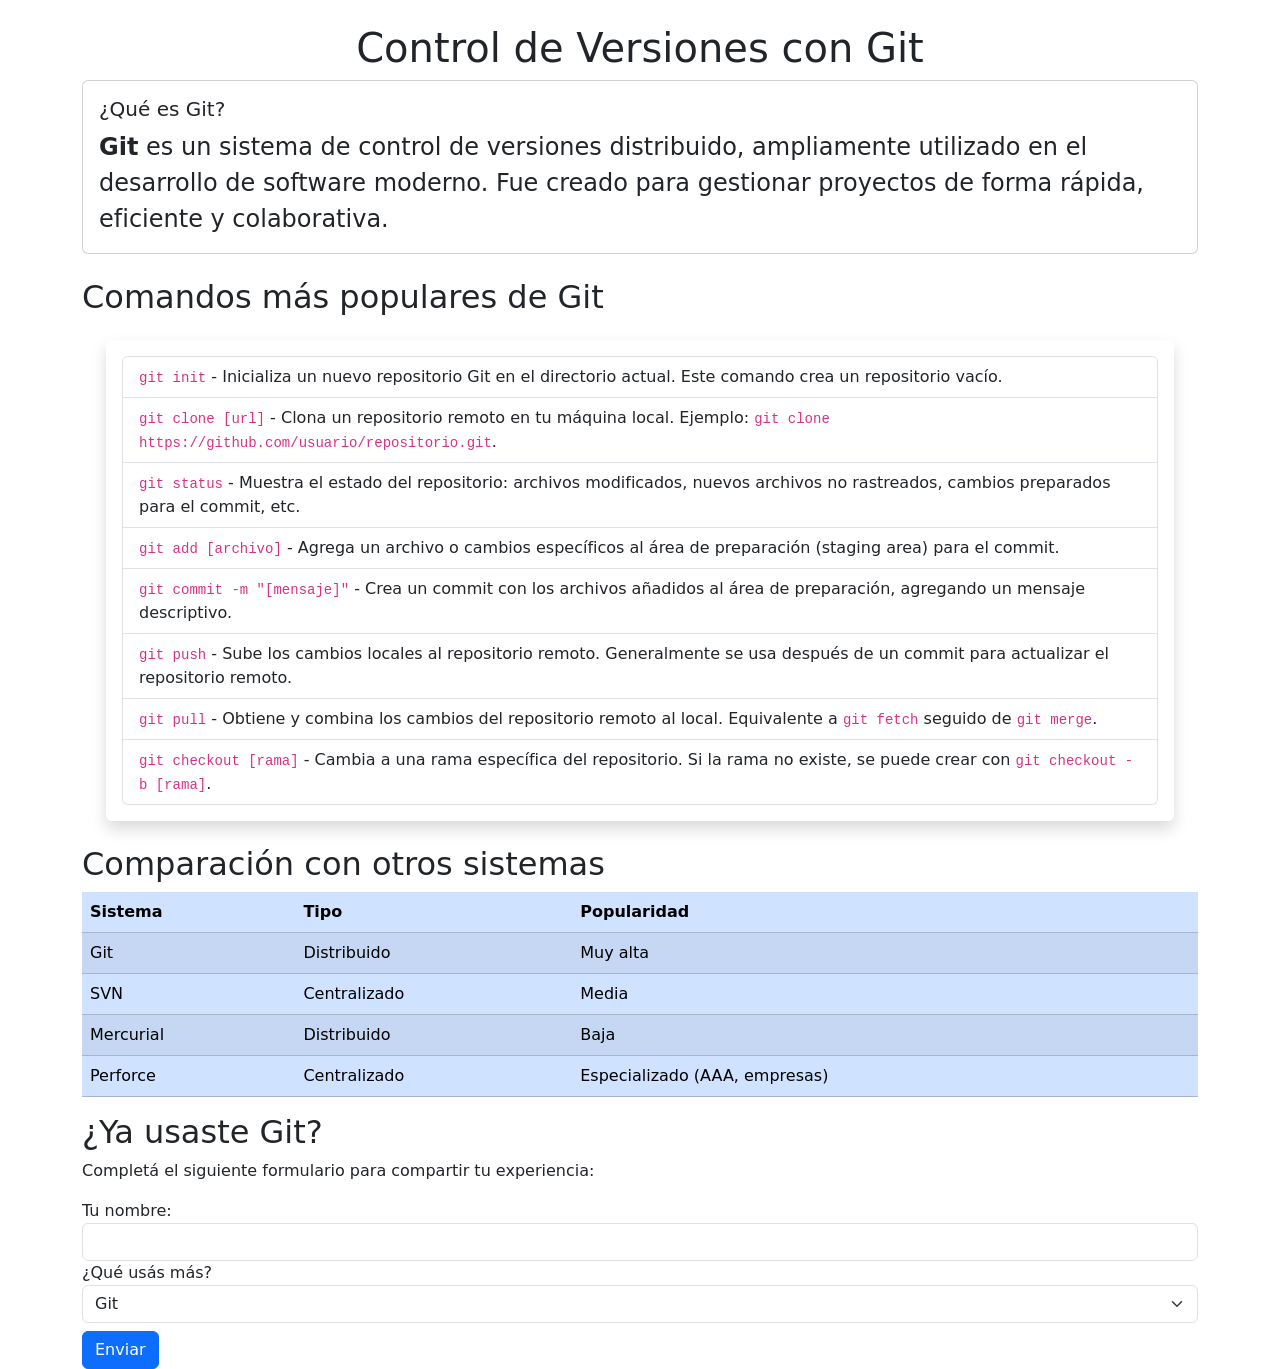
<file: tp-5/index.html>
<!DOCTYPE html>
<html lang="es">
<head>
    <meta charset="UTF-8">
    <meta name="viewport" content="width=device-width, initial-scale=1.0">
    <title>Control de Versiones con Git</title>
    <link href="https://cdn.jsdelivr.net/npm/bootstrap@5.3.8/dist/css/bootstrap.min.css" rel="stylesheet">
</head>
<body>
    <div class="container mt-4">
    <script src="https://cdn.jsdelivr.net/npm/bootstrap@5.3.8/dist/js/bootstrap.bundle.min.js"></script>
    <h1 class="text-center">Control de Versiones con Git</h1>

    <div class="card mb-4">
    <div class="card-body">
        <h5 class="card-title">¿Qué es Git?</h5>

        <p class="card-text fs-4">
            <strong>Git</strong> es un sistema de control de versiones distribuido,
            ampliamente utilizado en el desarrollo de software moderno.
            Fue creado para gestionar proyectos de forma rápida, eficiente y colaborativa.
        </p>
    </div>
</div> 

    <h2>Comandos más populares de Git</h2>
    <ul class="list-group shadow p-3 m-4">
        <li class="list-group-item"><code>git init</code> - Inicializa un nuevo repositorio Git en el directorio actual. Este comando crea un repositorio vacío.</li>
        <li class="list-group-item"><code>git clone [url]</code> - Clona un repositorio remoto en tu máquina local. Ejemplo: <code>git clone https://github.com/usuario/repositorio.git</code>.</li>
        <li class="list-group-item"><code>git status</code> - Muestra el estado del repositorio: archivos modificados, nuevos archivos no rastreados, cambios preparados para el commit, etc.</li>
        <li class="list-group-item"><code>git add [archivo]</code> - Agrega un archivo o cambios específicos al área de preparación (staging area) para el commit.</li>
        <li class="list-group-item"><code>git commit -m "[mensaje]"</code> - Crea un commit con los archivos añadidos al área de preparación, agregando un mensaje descriptivo.</li>
        <li class="list-group-item"><code>git push</code> - Sube los cambios locales al repositorio remoto. Generalmente se usa después de un commit para actualizar el repositorio remoto.</li>
        <li class="list-group-item"><code>git pull</code> - Obtiene y combina los cambios del repositorio remoto al local. Equivalente a <code>git fetch</code> seguido de <code>git merge</code>.</li>
        <li class="list-group-item"><code>git checkout [rama]</code> - Cambia a una rama específica del repositorio. Si la rama no existe, se puede crear con <code>git checkout -b [rama]</code>.</li>
    </ul>

    <h2>Comparación con otros sistemas</h2>
    <table class="table table-striped table-hover table-primary">
        <thead>
            <tr>
                <th>Sistema</th>
                <th>Tipo</th>
                <th>Popularidad</th>
            </tr>
        </thead>
        <tbody>
            <tr>
                <td>Git</td>
                <td>Distribuido</td>
                <td>Muy alta</td>
            </tr>
            <tr>
                <td>SVN</td>
                <td>Centralizado</td>
                <td>Media</td>
            </tr>
            <tr>
                <td>Mercurial</td>
                <td>Distribuido</td>
                <td>Baja</td>
            </tr>
            <tr>
                <td>Perforce</td>
                <td>Centralizado</td>
                <td>Especializado (AAA, empresas)</td>
            </tr>
        </tbody>
    </table>

    <h2>¿Ya usaste Git?</h2>
    <p>Completá el siguiente formulario para compartir tu experiencia:</p>

    <form class="form">
        <label for="nombre">Tu nombre:</label>
        <input type="text" id="nombre" name="nombre" class="form-control">

        <label for="experiencia">¿Qué usás más?</label><br>
        <select id="experiencia" name="experiencia" class="form-select">
            <option value="git">Git</option>
            <option value="github">Git + GitHub</option>
            <option value="otro">Otro sistema</option>
            <option value="ninguno">Todavía no uso ninguno</option>
        </select>

        <input type="submit" value="Enviar" class="btn btn-primary mt-2">
    </form>
    </div>
</body>
</html>
</file>
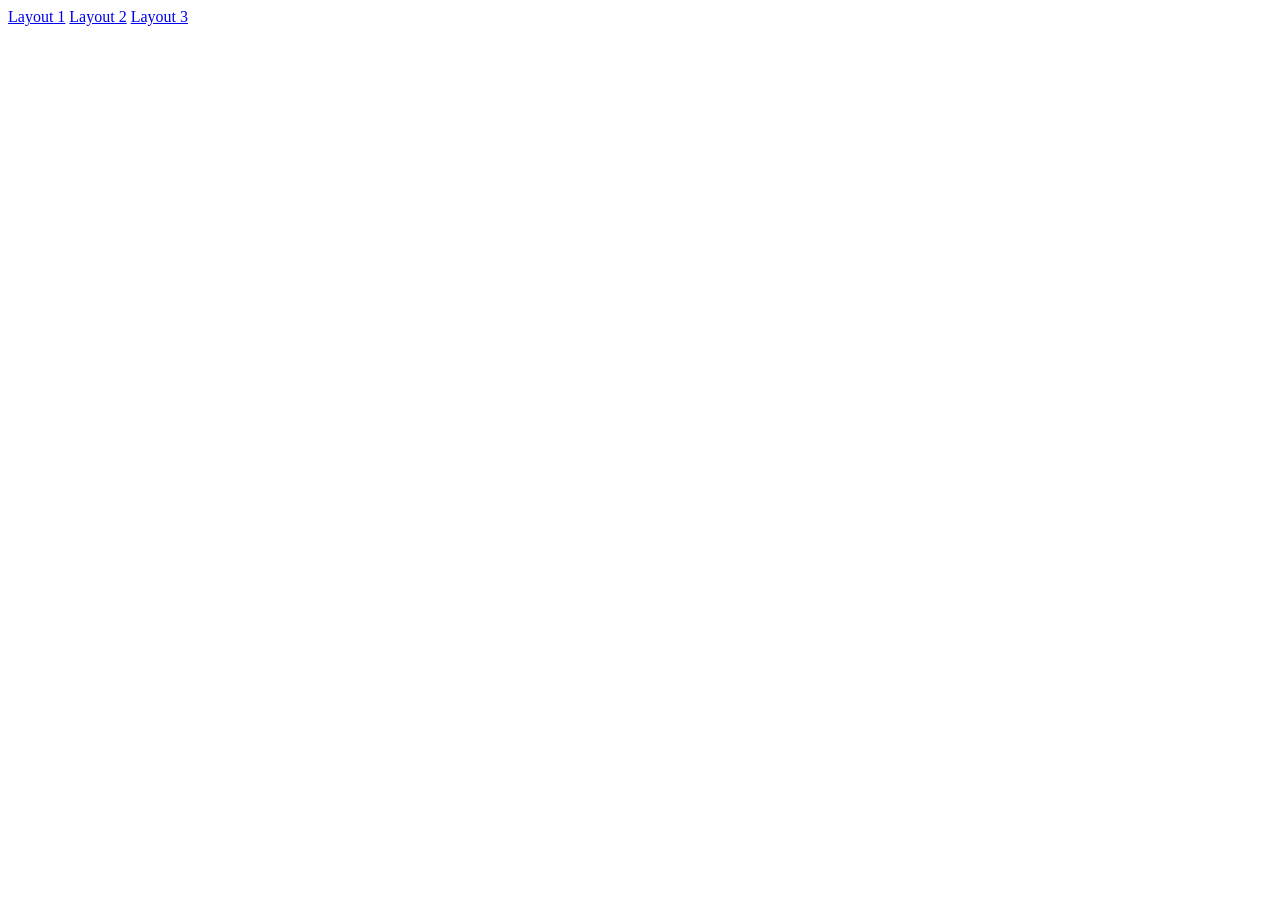
<file: tp-6/index.html>
<!DOCTYPE html>
<html lang="es">
<head>
    <meta charset="UTF-8">
    <meta http-equiv="X-UA-Compatible" content="IE=edge">
    <meta name="viewport" content="width=device-width, initial-scale=1.0">
    <title>TP 6 - Index</title>
</head>
<body>

    <a href="layout-1.html">Layout 1</a>
    <a href="layout-2.html">Layout 2</a>
    <a href="layout-3.html">Layout 3</a>

</body>
</html>
</file>
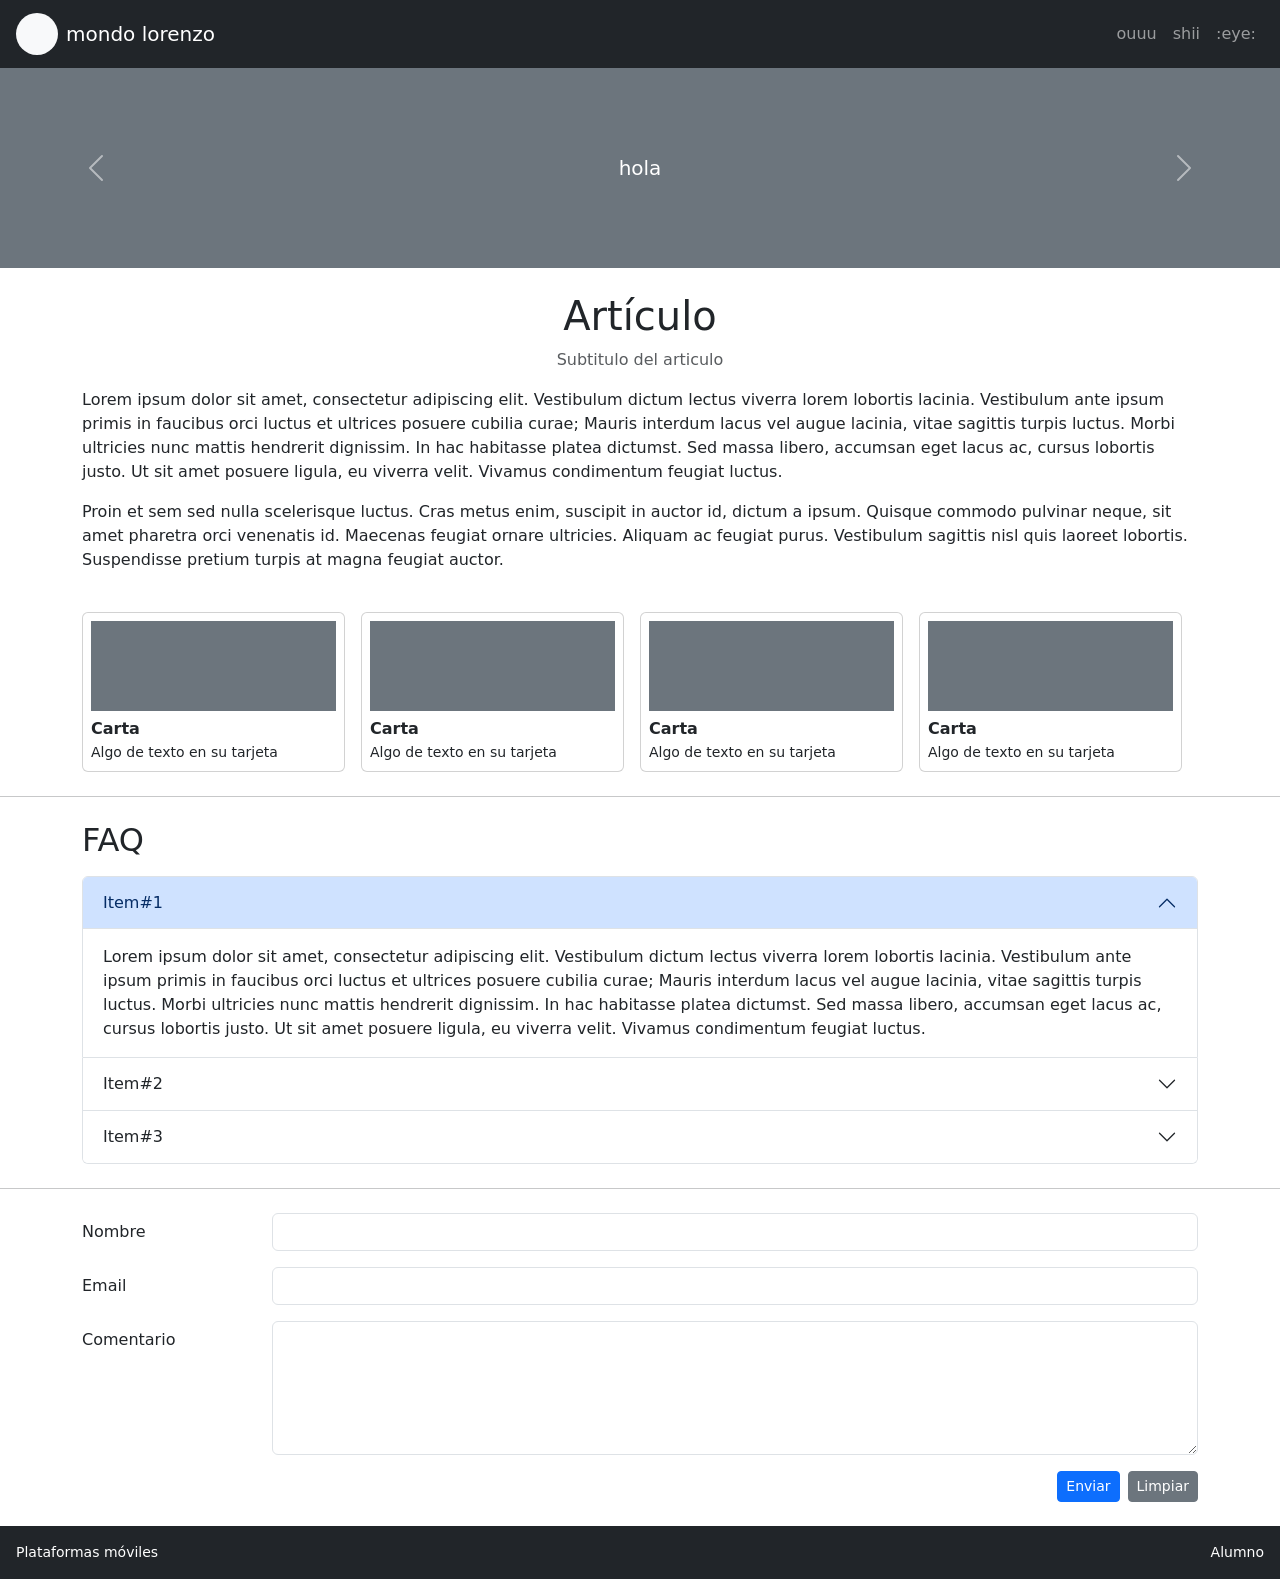
<file: tp-7/index.html>
<!DOCTYPE html>
<html lang="es">
<head>
  <meta charset="UTF-8" />
  <meta name="viewport" content="width=device-width, initial-scale=1.0" />
  <title>TP-7 | Grillas y Pantallas Móviles</title>
 <link href="https://cdn.jsdelivr.net/npm/bootstrap@5.3.8/dist/css/bootstrap.min.css" rel="stylesheet">
</head>
<body id="inicio">

  
  <nav class="navbar navbar-expand-md navbar-dark bg-dark">
    <div class="container-fluid px-3">

      <a class="navbar-brand d-flex align-items-center gap-2" href="#">
        <div
          class="rounded-circle bg-light"
          style="width: 42px; height: 42px; flex-shrink: 0;"
        ></div>
        mondo lorenzo
      </a>

      <button
        class="navbar-toggler"
        type="button"
        data-bs-toggle="collapse"
        data-bs-target="#navbarMain"
        aria-controls="navbarMain"
        aria-expanded="false"
        aria-label="Abrir menú"
      >
        <span class="navbar-toggler-icon"></span>
      </button>

      <div class="collapse navbar-collapse" id="navbarMain">
        <ul class="navbar-nav ms-auto">
          <li class="nav-item"><a class="nav-link" href="#">ouuu</a></li>
          <li class="nav-item"><a class="nav-link" href="#">shii</a></li>
          <li class="nav-item"><a class="nav-link" href="#">:eye:</a></li>
        </ul>
      </div>

    </div>
  </nav>
  <div id="carouselHero" class="carousel slide d-none d-sm-block" data-bs-ride="carousel">
    <div class="carousel-inner">

      <div class="carousel-item active">
        <div class="bg-secondary d-flex align-items-center justify-content-center" style="height: 200px;">
          <span class="text-white fs-5">hola</span>
        </div>
      </div>

      <div class="carousel-item">
        <div class="bg-secondary d-flex align-items-center justify-content-center" style="height: 200px;">
          <span class="text-white fs-5">buenos</span>
        </div>
      </div>

      <div class="carousel-item">
        <div class="bg-secondary d-flex align-items-center justify-content-center" style="height: 200px;">
          <span class="text-white fs-5">dias</span>
        </div>
      </div>

    </div>

    <!-- Controles anterior / siguiente -->
    <button class="carousel-control-prev" type="button" data-bs-target="#carouselHero" data-bs-slide="prev">
      <span class="carousel-control-prev-icon" aria-hidden="true"></span>
      <span class="visually-hidden">Anterior</span>
    </button>
    <button class="carousel-control-next" type="button" data-bs-target="#carouselHero" data-bs-slide="next">
      <span class="carousel-control-next-icon" aria-hidden="true"></span>
      <span class="visually-hidden">Siguiente</span>
    </button>
  </div>

  <section class="py-4">
    <div class="container">
      <div class="text-center mb-3">
        <h1 class="display-6" style="font-weight: 300;">Artículo</h1>
        <p class="text-muted">Subtitulo del articulo</p>
      </div>

      <p>
        Lorem ipsum dolor sit amet, consectetur adipiscing elit. Vestibulum dictum lectus
        viverra lorem lobortis lacinia. Vestibulum ante ipsum primis in faucibus orci luctus et
        ultrices posuere cubilia curae; Mauris interdum lacus vel augue lacinia, vitae sagittis
        turpis luctus. Morbi ultricies nunc mattis hendrerit dignissim. In hac habitasse platea
        dictumst. Sed massa libero, accumsan eget lacus ac, cursus lobortis justo. Ut sit amet
        posuere ligula, eu viverra velit. Vivamus condimentum feugiat luctus.
      </p>
      <p>
        Proin et sem sed nulla scelerisque luctus. Cras metus enim, suscipit in auctor id,
        dictum a ipsum. Quisque commodo pulvinar neque, sit amet pharetra orci venenatis id.
        Maecenas feugiat ornare ultricies. Aliquam ac feugiat purus. Vestibulum sagittis nisl
        quis laoreet lobortis. Suspendisse pretium turpis at magna feugiat auctor.
      </p>

    
      <div class="row g-3 mt-2">

   <div class="row g-3 mt-2">

  <div class="col-6 col-lg-3">
    <div class="card h-100">
      <div class="bg-secondary m-2" style="height: 90px;"></div>

      <div class="card-body p-2 pt-0">
        <h6 class="card-title fw-bold mb-1">Carta</h6>
        <p class="card-text small mb-0">
          Algo de texto en su tarjeta
        </p>
      </div>
    </div>
  </div>

  <div class="col-6 col-lg-3">
    <div class="card h-100">
      <div class="bg-secondary m-2" style="height: 90px;"></div>

      <div class="card-body p-2 pt-0">
        <h6 class="card-title fw-bold mb-1">Carta</h6>
        <p class="card-text small mb-0">
          Algo de texto en su tarjeta
        </p>
      </div>
    </div>
  </div>

  <div class="col-6 col-lg-3">
    <div class="card h-100">
      <div class="bg-secondary m-2" style="height: 90px;"></div>

      <div class="card-body p-2 pt-0">
        <h6 class="card-title fw-bold mb-1">Carta</h6>
        <p class="card-text small mb-0">
          Algo de texto en su tarjeta
        </p>
      </div>
    </div>
  </div>

  <div class="col-6 col-lg-3">
    <div class="card h-100">
      <div class="bg-secondary m-2" style="height: 90px;"></div>

      <div class="card-body p-2 pt-0">
        <h6 class="card-title fw-bold mb-1">Carta</h6>
        <p class="card-text small mb-0">
          Algo de texto en su tarjeta
        </p>
      </div>
    </div>
  </div>

</div>
      <!-- fin grilla cards -->

    </div>
  </section>

  <hr class="my-0" />

  <section class="py-4">
    <div class="container">

      <h2 class="mb-3">FAQ</h2>

      <div class="accordion" id="accordionFAQ">

        <div class="accordion-item">
          <h2 class="accordion-header" id="headingOne">
            <button
              class="accordion-button"
              type="button"
              data-bs-toggle="collapse"
              data-bs-target="#collapseOne"
              aria-expanded="true"
              aria-controls="collapseOne"
            >
              Item#1
            </button>
          </h2>
          <div
            id="collapseOne"
            class="accordion-collapse collapse show"
            aria-labelledby="headingOne"
            data-bs-parent="#accordionFAQ"
          >
            <div class="accordion-body">
              Lorem ipsum dolor sit amet, consectetur adipiscing elit. Vestibulum dictum lectus
              viverra lorem lobortis lacinia. Vestibulum ante ipsum primis in faucibus orci luctus
              et ultrices posuere cubilia curae; Mauris interdum lacus vel augue lacinia, vitae
              sagittis turpis luctus. Morbi ultricies nunc mattis hendrerit dignissim. In hac
              habitasse platea dictumst. Sed massa libero, accumsan eget lacus ac, cursus lobortis
              justo. Ut sit amet posuere ligula, eu viverra velit. Vivamus condimentum feugiat luctus.
            </div>
          </div>
        </div>

        <div class="accordion-item">
          <h2 class="accordion-header" id="headingTwo">
            <button
              class="accordion-button collapsed"
              type="button"
              data-bs-toggle="collapse"
              data-bs-target="#collapseTwo"
              aria-expanded="false"
              aria-controls="collapseTwo"
            >
              Item#2
            </button>
          </h2>
          <div
            id="collapseTwo"
            class="accordion-collapse collapse"
            aria-labelledby="headingTwo"
            data-bs-parent="#accordionFAQ"
          >
            <div class="accordion-body">
              Lorem ipsum dolor sit amet, consectetur adipiscing elit. Pellentesque habitant
              morbi tristique senectus et netus et malesuada fames ac turpis egestas.
            </div>
          </div>
        </div>

        <div class="accordion-item">
          <h2 class="accordion-header" id="headingThree">
            <button
              class="accordion-button collapsed"
              type="button"
              data-bs-toggle="collapse"
              data-bs-target="#collapseThree"
              aria-expanded="false"
              aria-controls="collapseThree"
            >
              Item#3
            </button>
          </h2>
          <div
            id="collapseThree"
            class="accordion-collapse collapse"
            aria-labelledby="headingThree"
            data-bs-parent="#accordionFAQ"
          >
            <div class="accordion-body">
              Duis aute irure dolor in reprehenderit in voluptate velit esse cillum dolore eu
              fugiat nulla pariatur. Excepteur sint occaecat cupidatat non proident.
            </div>
          </div>
        </div>

      </div>
      <!-- fin accordion -->

    </div>
  </section>

  <hr class="my-0" />


  <section class="py-4">
    <div class="container">


      <div class="row mb-3 align-items-center">
        <label for="inputNombre" class="col-12 col-md-2 col-form-label">Nombre</label>
        <div class="col-12 col-md-10">
          <input type="text" class="form-control" id="inputNombre" />
        </div>
      </div>

    
      <div class="row mb-3 align-items-center">
        <label for="inputEmail" class="col-12 col-md-2 col-form-label">Email</label>
        <div class="col-12 col-md-10">
          <input type="email" class="form-control" id="inputEmail" />
        </div>
      </div>

    
      <div class="row mb-3 align-items-start">
        <label for="inputComentario" class="col-12 col-md-2 col-form-label">Comentario</label>
        <div class="col-12 col-md-10">
          <textarea class="form-control" id="inputComentario" rows="5"></textarea>
        </div>
      </div>

    <div class="row">
  <div class="col-12 col-md-10 offset-md-2">
    <div class="d-flex justify-content-center justify-content-md-end gap-2">
      <button type="button" class="btn btn-primary btn-sm">Enviar</button>
      <button type="button" class="btn btn-secondary btn-sm">Limpiar</button>
    </div>
  </div>
</div>

    </div>
  </section>
  <footer class="bg-dark text-white py-3">
    <div class="container-fluid px-3 d-flex justify-content-between align-items-center">
      <span class="small">Plataformas móviles</span>
      <span class="small">Alumno</span>
    </div>
  </footer>


 <script src="https://cdn.jsdelivr.net/npm/bootstrap@5.3.8/dist/js/bootstrap.bundle.min.js"></script>
</body>
</html>
</file>
<file: tp-16/css/style.css>
/* CONFIGURACION GENERAL */

* {
    margin: 0;
    padding: 0;
    box-sizing: border-box;
}

body {
    background-color: #f3f4f6;
    font-family: Arial, sans-serif;
    color: #222;
}


/* ENCABEZADO */

.encabezado {
    background: linear-gradient(135deg, #e63946, #b71c1c);
    color: white;
    text-align: center;
    padding: 45px 20px;
}

.encabezado h1 {
    font-size: 45px;
    font-weight: bold;
    margin-bottom: 10px;
}

.encabezado p {
    font-size: 17px;
}


/* TITULOS */

.titulo-seccion {
    font-weight: bold;
    color: #c62828;
    text-align: center;
}

.descripcion {
    text-align: center;
    color: #666;
    margin-bottom: 25px;
}


/* BUSCADOR */

.buscador {
    max-width: 500px;
    margin: 0 auto 35px;
}

.buscador input {
    padding: 13px;
    border-radius: 25px;
    border: 2px solid #ddd;
}

.buscador input:focus {
    border-color: #e63946;
    box-shadow: 0 0 5px #e63946;
}


/* TARJETAS */

.tarjeta-pokemon {
    background-color: white;
    border-radius: 18px;
    padding: 20px;
    text-align: center;
    box-shadow: 0 4px 12px rgba(0,0,0,0.08);
    transition: 0.3s;
    height: 100%;
}

.tarjeta-pokemon:hover {
    transform: translateY(-8px);
    box-shadow: 0 8px 20px rgba(0,0,0,0.15);
}

.tarjeta-pokemon img {
    width: 150px;
    height: 150px;
    object-fit: contain;
}

.tarjeta-pokemon h5 {
    text-transform: capitalize;
    font-weight: bold;
    margin-top: 10px;
}


/* TIPOS */

.tipo {
    display: inline-block;
    padding: 6px 12px;
    border-radius: 20px;
    color: white;
    font-size: 12px;
    margin: 3px;
    text-transform: capitalize;
    font-weight: bold;
}


/* BOTONES */

.btn-danger {
    background-color: #e63946;
    border: none;
    padding: 10px 20px;
    border-radius: 20px;
}

.btn-danger:hover {
    background-color: #b71c1c;
}


/* MODAL */

.modal-content {
    border-radius: 18px;
}

.modal-header {
    background-color: #e63946;
    color: white;
}

.modal-header .btn-close {
    filter: brightness(0) invert(1);
}

.modal-body {
    text-align: center;
}

.modal-body img {
    width: 180px;
    height: 180px;
    object-fit: contain;
}

.modal-body h4 {
    text-transform: capitalize;
    margin: 10px 0;
}

.lista-movimientos {
    text-align: left;
    columns: 2;
    text-transform: capitalize;
}


/* FOOTER */

.footer {
    background-color: #222;
    color: white;
    text-align: center;
    padding: 25px;
}

.footer p {
    margin: 5px;
}


/* RESPONSIVE */

@media (max-width: 576px) {

    .encabezado h1 {
        font-size: 32px;
    }

    .encabezado p {
        font-size: 14px;
    }

    .tarjeta-pokemon img {
        width: 120px;
        height: 120px;
    }

}
</file>
<file: tp-2/style.css>
body {
    background-color: #222;
    color: #ee6;
    font-family: sans-serif;
}

h1 {
    text-align: center;
}

h1, h2, h3 {
    color: #eee;
    text-transform: uppercase;
}

h1:hover {
    color: #66f;
}

p:first-of-type::first-line {
    color: #efe;
}

strong {
    border-bottom: 1px solid white;
}

.the-force {
    background-color: #444;
    font-weight: bold;
}

.light-side {
    color: #66f;
}

.dark-side {
    color: #f33;
}

#og-trilogy {
    list-style-type: circle;
}

.movies-list:nth-of-type(2) {
    padding-left: 20px;
}

.movies-list:nth-of-type(3) li:last-child {
    margin-top: 15px;
}

a:visited {
    color: gray;
}

a:not([href]) {
    font-style: italic;
}

.movies-list li:nth-child(odd) {
    background-color: #111;
}

.movies-list li:nth-child(even) {
    background-color: #333;
}
</file>
<file: tp-3/style.css>
h1.titulo {
    text-align: center;
}

body p {
    font-family: serif;
}

#primer-parrafo {
    background-color: #CEE;
}

#primer-parrafo em {
    color: #933;
}

a {
    outline: 1px solid #333;
}

body p.fuente.parrafo {
    opacity: 100%;
}

p:not([id]) {
    background-color: rgba(190, 120, 240, 0.6);
}

body p.fuente.parrafo {
    color: #000;
}

.complicado {
    font-weight: bold;
    color: #C62;
}
</file>
